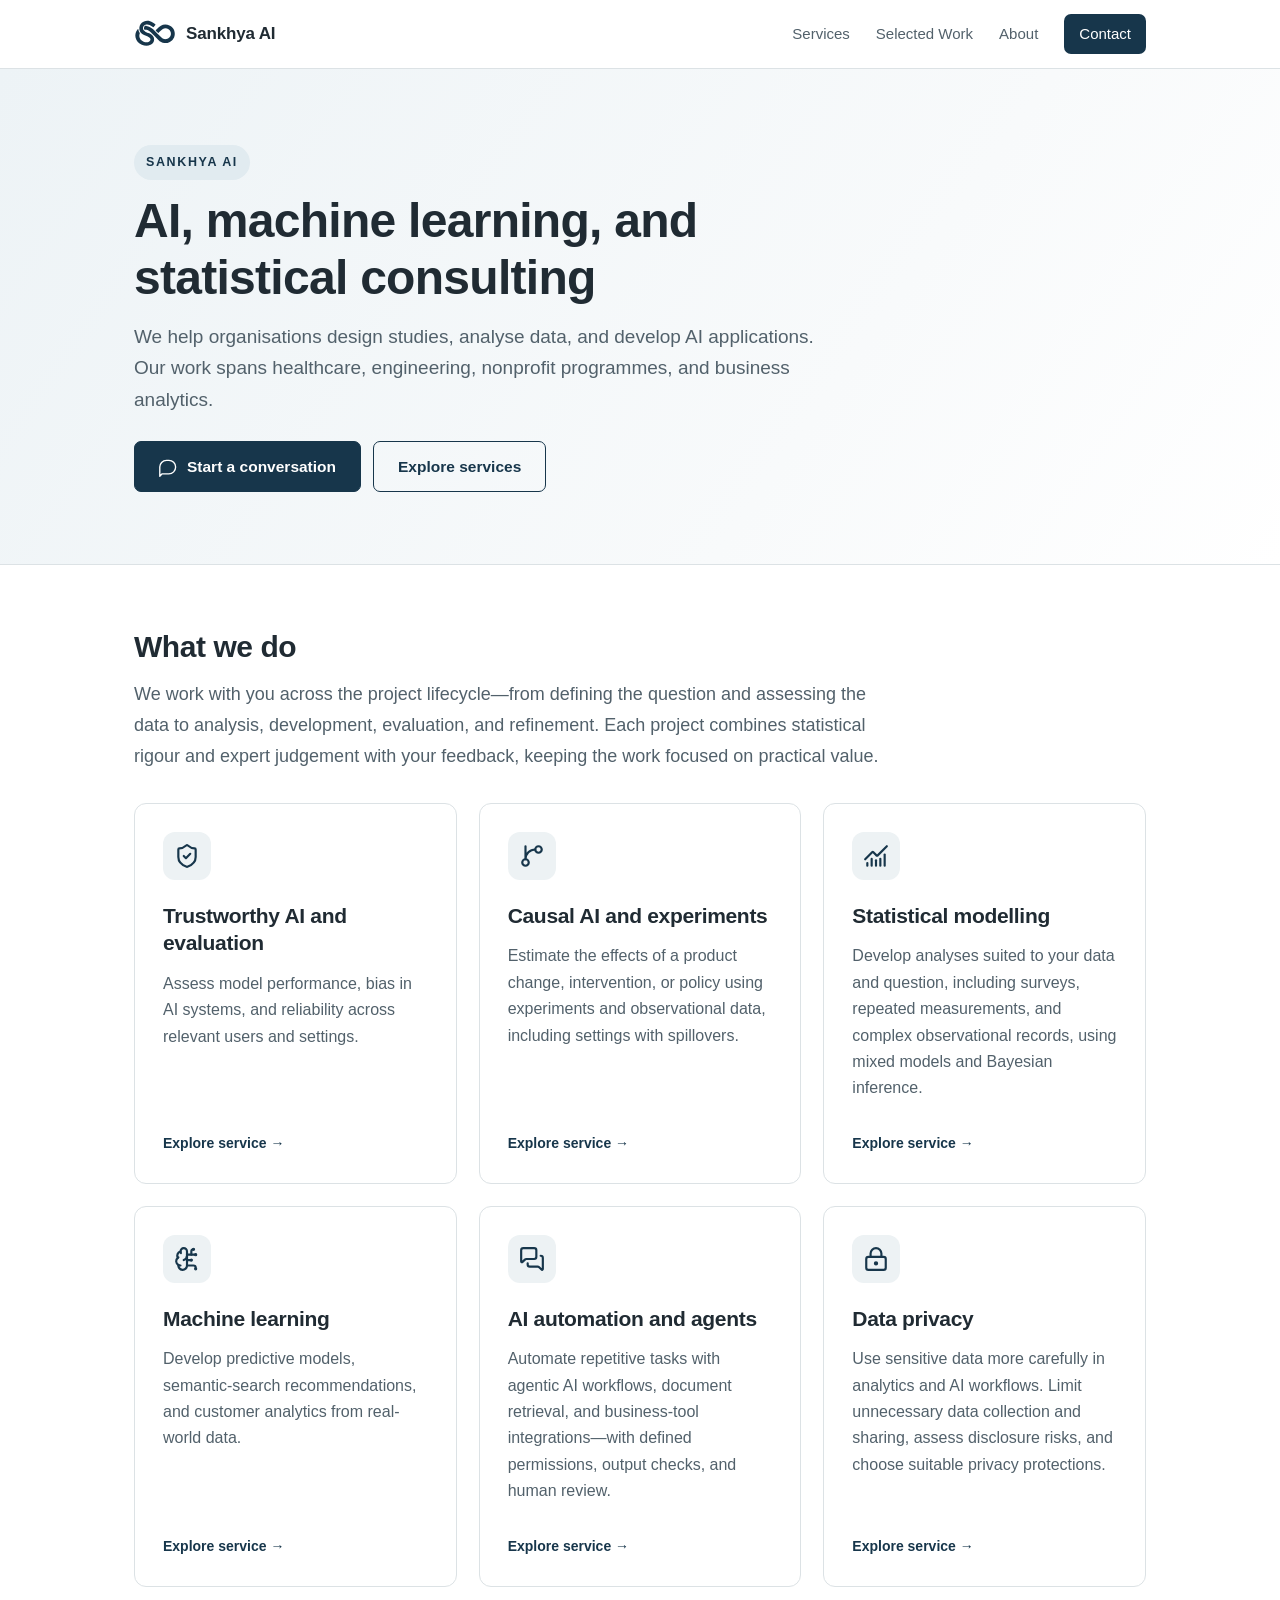
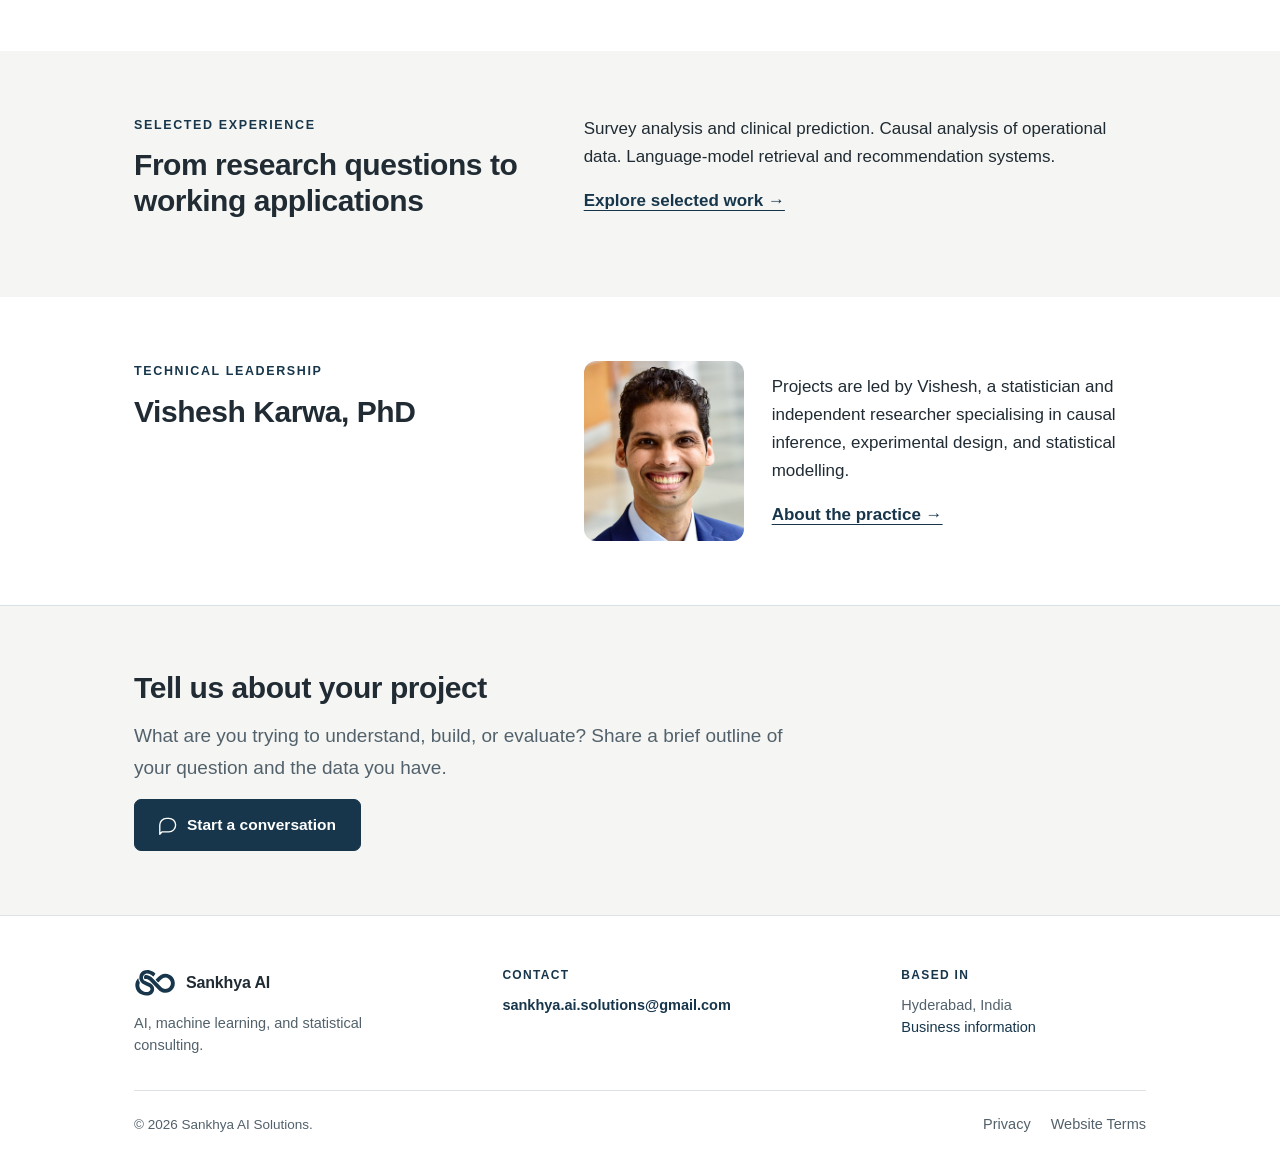
<file: index.html>
<!doctype html>
<html lang="en">
<head><meta charset="utf-8"><meta name="viewport" content="width=device-width, initial-scale=1">
<title>AI, machine learning, and statistical consulting | Sankhya AI</title><meta name="description" content="Sankhya AI provides trustworthy AI evaluation, bias assessment, causal AI, statistical modelling, machine learning, generative AI, and data privacy consulting.">
<link rel="icon" href="favicon.svg" type="image/svg+xml"><link rel="stylesheet" href="styles.css">
</head>
<body class="home-page"><a class="skip-link" href="#main">Skip to content</a>
<header class="site-header">
<div class="wrap">
<a class="brand" href="index.html"><img src="logo.svg" alt=""><span class="brand-name">Sankhya AI</span></a>
<button class="menu-toggle" type="button" aria-label="Open navigation" aria-expanded="false" aria-controls="main-navigation"><svg width="24" height="24" viewBox="0 0 24 24" fill="none" stroke="currentColor" stroke-width="2" stroke-linecap="round" aria-hidden="true"><path class="menu-lines" d="M4 6h16M4 12h16M4 18h16"/><path class="menu-close" d="m6 6 12 12M18 6 6 18"/></svg></button>
<nav id="main-navigation" aria-label="Main navigation">
<ul>
<li><a href="services.html">Services</a>
</li>
<li><a href="work.html">Selected Work</a>
</li>
<li><a href="about.html">About</a>
</li>
<li><a href="contact.html" class="nav-contact">Contact</a>
</li>
</ul>
</nav>
</div>
</header>
<main id="main">
<section class="hero">
<div class="wrap">
<p class="eyebrow">Sankhya AI</p>
<h1>AI, machine learning, and statistical consulting</h1>
<p class="lead">We help organisations design studies, analyse data, and develop AI applications. Our work spans healthcare, engineering, nonprofit programmes, and business analytics.</p>
<div class="btn-row"><a class="btn" href="contact.html"><svg class="conversation-icon" width="19" height="19" viewBox="0 0 24 24" fill="none" stroke="currentColor" stroke-width="1.7" stroke-linecap="round" stroke-linejoin="round" aria-hidden="true"><path d="M21 11.5a8.5 8.5 0 0 1-8.5 8.5H4l-3 3v-11A8.5 8.5 0 0 1 9.5 3h3A8.5 8.5 0 0 1 21 11.5Z"/></svg>Start a conversation</a><a class="btn btn-outline" href="services.html">Explore services</a>
</div>
</div>
</section>
<section class="rule">
<div class="wrap">
<h2>What we do</h2>
<p class="services-intro">We work with you across the project lifecycle—from defining the question and assessing the data to analysis, development, evaluation, and refinement. Each project combines statistical rigour and expert judgement with your feedback, keeping the work focused on practical value.</p>
<div class="home-service-grid">
  <a class="home-service-card" href="services.html#trustworthy-ai">
    <span class="service-icon"><img src="assets/icons/shield-check.svg" width="26" height="26" alt="" aria-hidden="true"></span>
    <h3>Trustworthy AI and evaluation</h3>
    <p>Assess model performance, bias in AI systems, and reliability across relevant users and settings.</p>
    <span class="card-more">Explore service <span aria-hidden="true">&rarr;</span></span>
  </a>
  <a class="home-service-card" href="services.html#causal-inference">
    <span class="service-icon"><img src="assets/icons/git-branch.svg" width="26" height="26" alt="" aria-hidden="true"></span>
    <h3>Causal AI and experiments</h3>
    <p>Estimate the effects of a product change, intervention, or policy using experiments and observational data, including settings with spillovers.</p>
    <span class="card-more">Explore service <span aria-hidden="true">&rarr;</span></span>
  </a>
  <a class="home-service-card" href="services.html#statistical-modelling">
    <span class="service-icon"><img src="assets/icons/chart-no-axes-combined.svg" width="26" height="26" alt="" aria-hidden="true"></span>
    <h3>Statistical modelling</h3>
    <p>Develop analyses suited to your data and question, including surveys, repeated measurements, and complex observational records, using mixed models and Bayesian inference.</p>
    <span class="card-more">Explore service <span aria-hidden="true">&rarr;</span></span>
  </a>
  <a class="home-service-card" href="services.html#machine-learning">
    <span class="service-icon"><img src="assets/icons/brain-circuit.svg" width="26" height="26" alt="" aria-hidden="true"></span>
    <h3>Machine learning</h3>
    <p>Develop predictive models, semantic-search recommendations, and customer analytics from real-world data.</p>
    <span class="card-more">Explore service <span aria-hidden="true">&rarr;</span></span>
  </a>
  <a class="home-service-card" href="services.html#language-models">
    <span class="service-icon"><img src="assets/icons/messages-square.svg" width="26" height="26" alt="" aria-hidden="true"></span>
    <h3>AI automation and agents</h3>
    <p>Automate repetitive tasks with agentic AI workflows, document retrieval, and business-tool integrations—with defined permissions, output checks, and human review.</p>
    <span class="card-more">Explore service <span aria-hidden="true">&rarr;</span></span>
  </a>
  <a class="home-service-card" href="services.html#data-privacy">
    <span class="service-icon"><img src="assets/icons/lock-keyhole.svg" width="26" height="26" alt="" aria-hidden="true"></span>
    <h3>Data privacy</h3>
    <p>Use sensitive data more carefully in analytics and AI workflows. Limit unnecessary data collection and sharing, assess disclosure risks, and choose suitable privacy protections.</p>
    <span class="card-more">Explore service <span aria-hidden="true">&rarr;</span></span>
  </a>
</div>
</div>
</section>
<section class="band">
<div class="wrap split">
<div>
<p class="eyebrow">Selected experience</p>
<h2>From research questions to working applications</h2>
</div>
<div>
<p>Survey analysis and clinical prediction. Causal analysis of operational data. Language-model retrieval and recommendation systems.</p><a class="text-link" href="work.html">Explore selected work &rarr;</a>
</div>
</div>
</section>
<section>
<div class="wrap split">
<div>
<p class="eyebrow">Technical leadership</p>
<h2>Vishesh Karwa, PhD</h2>
</div>
<div>
<div class="leadership-intro"><div class="leadership-portrait"><img src="assets/images/vishesh-karwa.jpg" alt="Vishesh Karwa" width="600" height="900" loading="lazy"></div><div><p>Projects are led by Vishesh, a statistician and independent researcher specialising in causal inference, experimental design, and statistical modelling.</p><a class="text-link" href="about.html">About the practice &rarr;</a></div></div>
</div>
</div>
</section>
<section class="band contact-invitation">
<div class="wrap">
<h2>Tell us about your project</h2>
<p class="lead">What are you trying to understand, build, or evaluate? Share a brief outline of your question and the data you have.</p><a class="btn" href="contact.html"><svg class="conversation-icon" width="19" height="19" viewBox="0 0 24 24" fill="none" stroke="currentColor" stroke-width="1.7" stroke-linecap="round" stroke-linejoin="round" aria-hidden="true"><path d="M21 11.5a8.5 8.5 0 0 1-8.5 8.5H4l-3 3v-11A8.5 8.5 0 0 1 9.5 3h3A8.5 8.5 0 0 1 21 11.5Z"/></svg>Start a conversation</a>
</div>
</section>
</main>
<footer>
<div class="wrap">
<div class="footer-top">
<div>
<div class="footer-brand"><img src="logo.svg" alt=""><span class="footer-brand-name">Sankhya AI</span>
</div>
<p class="footer-tagline">AI, machine learning, and statistical consulting.</p>
</div>
<div class="footer-col">
<h3>Contact</h3><a class="footer-email" href="mailto:sankhya.ai.solutions@gmail.com">sankhya.ai.solutions@gmail.com</a>
</div>
<div class="footer-col">
<h3>Based in</h3>
<p>Hyderabad, India</p><a href="contact.html#business">Business information</a>
</div>
</div>
<div class="footer-bottom">
<p class="footer-legal">&copy; 2026 Sankhya AI Solutions.</p>
<ul class="footer-nav">
<li><a href="privacy.html">Privacy</a>
</li>
<li><a href="terms.html">Website Terms</a>
</li>
</ul>
</div>
</div>
</footer>
<script src="navigation.js" defer></script>
</body>
</html>
</file>
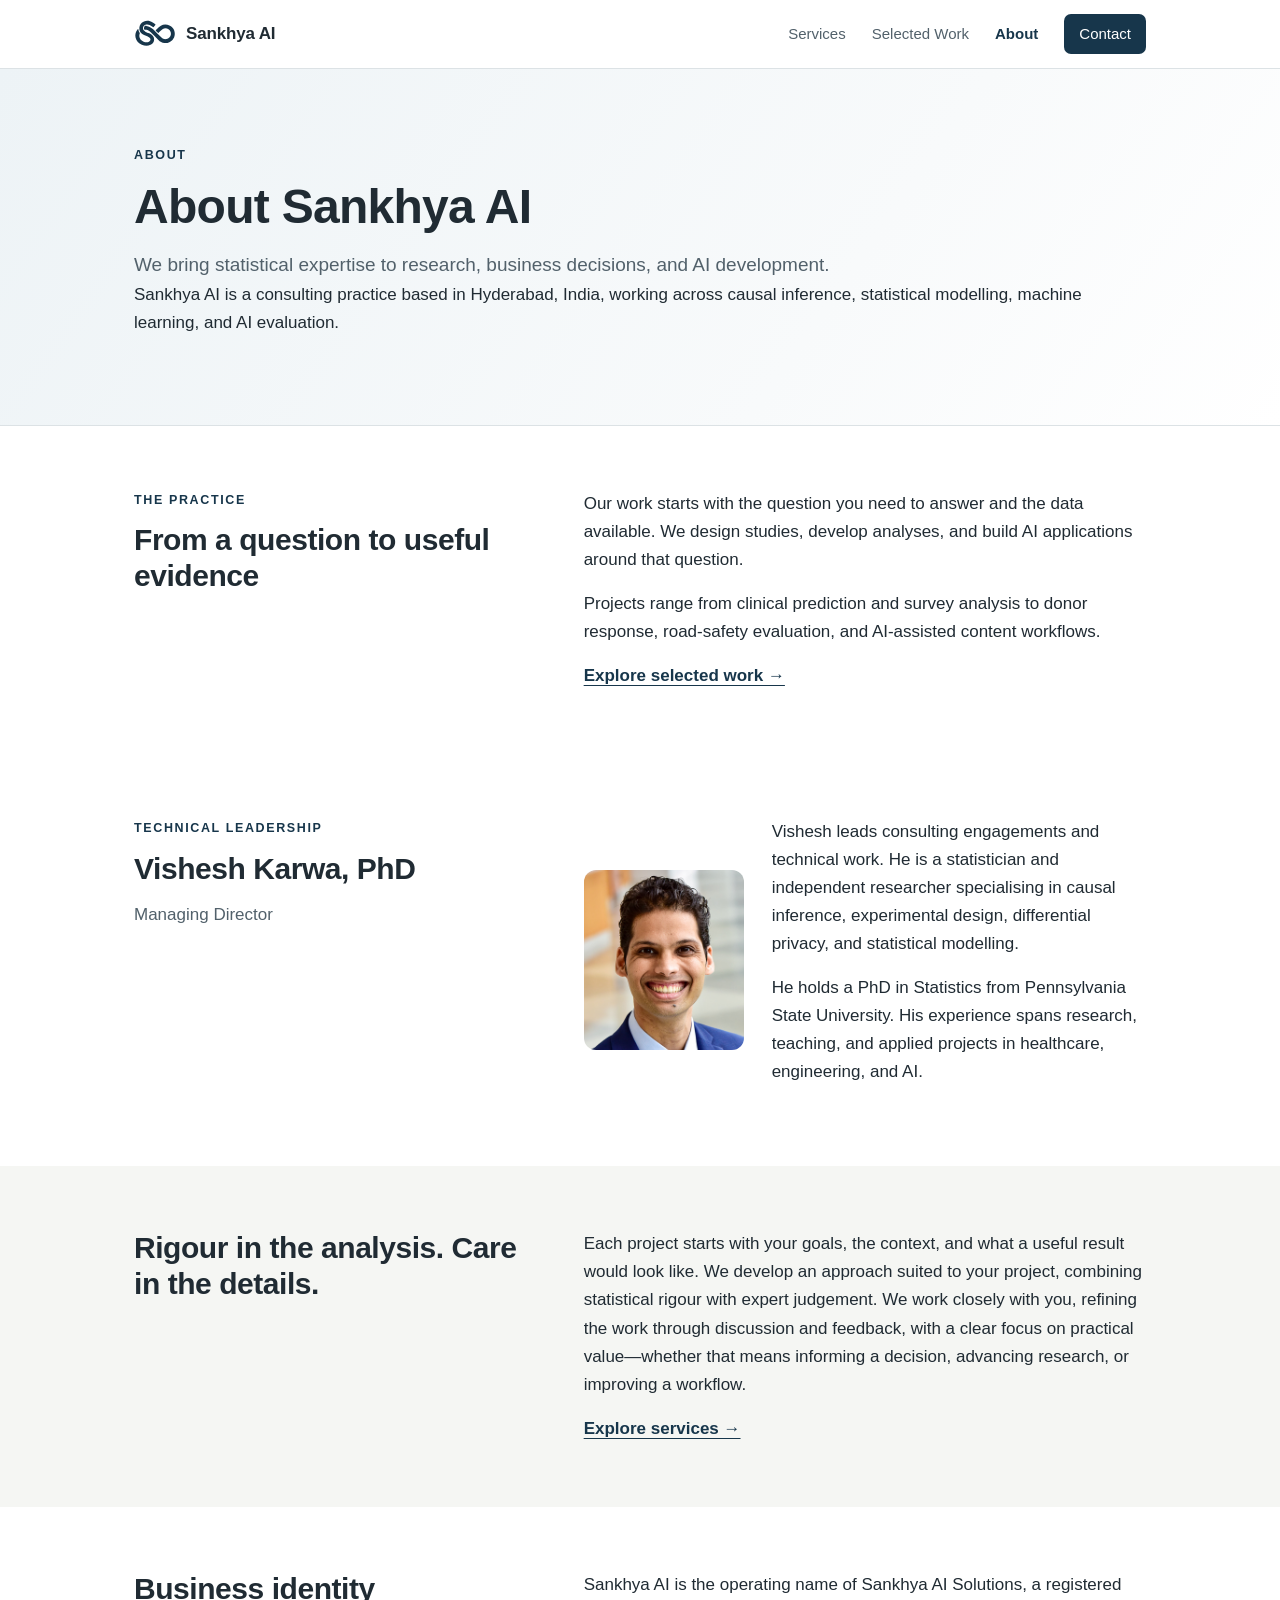
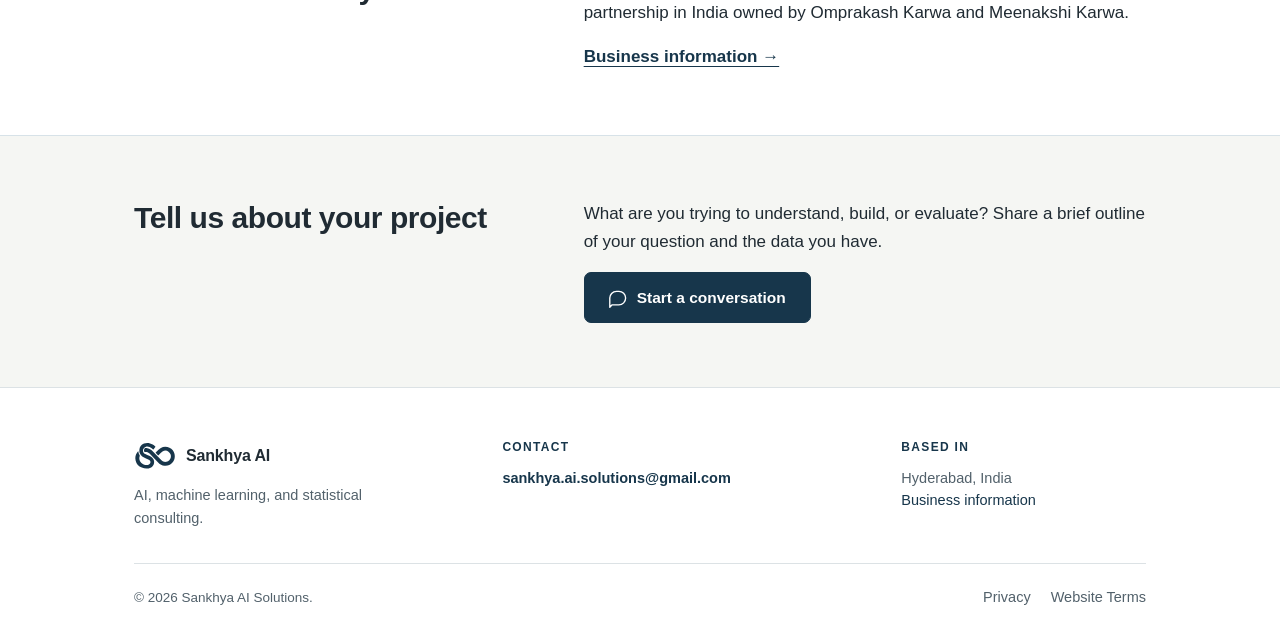
<file: about.html>
<!doctype html>
<html lang="en">
<head><meta charset="utf-8"><meta name="viewport" content="width=device-width, initial-scale=1">
<title>About | Sankhya AI</title><meta name="description" content="Sankhya AI is a consulting practice based in Hyderabad. Vishesh Karwa, PhD, leads its technical work and client engagements.">
<link rel="icon" href="favicon.svg" type="image/svg+xml"><link rel="stylesheet" href="styles.css">
</head>
<body><a class="skip-link" href="#main">Skip to content</a>
<header class="site-header">
<div class="wrap">
<a class="brand" href="index.html"><img src="logo.svg" alt=""><span class="brand-name">Sankhya AI</span></a>
<button class="menu-toggle" type="button" aria-label="Open navigation" aria-expanded="false" aria-controls="main-navigation"><svg width="24" height="24" viewBox="0 0 24 24" fill="none" stroke="currentColor" stroke-width="2" stroke-linecap="round" aria-hidden="true"><path class="menu-lines" d="M4 6h16M4 12h16M4 18h16"/><path class="menu-close" d="m6 6 12 12M18 6 6 18"/></svg></button>
<nav id="main-navigation" aria-label="Main navigation">
<ul>
<li><a href="services.html">Services</a>
</li>
<li><a href="work.html">Selected Work</a>
</li>
<li><a href="about.html" class="active" aria-current="page">About</a>
</li>
<li><a href="contact.html" class="nav-contact">Contact</a>
</li>
</ul>
</nav>
</div>
</header>
<main id="main">
<section class="hero"><div class="wrap"><p class="eyebrow">About</p><h1>About Sankhya AI</h1><p class="lead">We bring statistical expertise to research, business decisions, and AI development.</p><p>Sankhya AI is a consulting practice based in Hyderabad, India, working across causal inference, statistical modelling, machine learning, and AI evaluation.</p></div></section>
<section class="rule"><div class="wrap split"><div><p class="eyebrow">The practice</p><h2>From a question to useful evidence</h2></div><div><p>Our work starts with the question you need to answer and the data available. We design studies, develop analyses, and build AI applications around that question.</p><p>Projects range from clinical prediction and survey analysis to donor response, road-safety evaluation, and AI-assisted content workflows.</p><a class="text-link" href="work.html">Explore selected work &rarr;</a></div></div></section>
<section><div class="wrap split"><div><p class="eyebrow">Technical leadership</p><h2>Vishesh Karwa, PhD</h2><p class="muted">Managing Director</p></div><div class="leadership-intro"><div class="leadership-portrait"><img src="assets/images/vishesh-karwa.jpg" alt="Vishesh Karwa" width="600" height="900" loading="lazy"></div><div><p>Vishesh leads consulting engagements and technical work. He is a statistician and independent researcher specialising in causal inference, experimental design, differential privacy, and statistical modelling.</p><p>He holds a PhD in Statistics from Pennsylvania State University. His experience spans research, teaching, and applied projects in healthcare, engineering, and AI.</p></div></div></div></section>
<section class="band"><div class="wrap split"><div><h2>Rigour in the analysis. Care in the details.</h2></div><div><p>Each project starts with your goals, the context, and what a useful result would look like. We develop an approach suited to your project, combining statistical rigour with expert judgement. We work closely with you, refining the work through discussion and feedback, with a clear focus on practical value—whether that means informing a decision, advancing research, or improving a workflow.</p><a class="text-link" href="services.html">Explore services &rarr;</a></div></div></section>
<section><div class="wrap split"><div><h2>Business identity</h2></div><div><p>Sankhya AI is the operating name of Sankhya AI Solutions, a registered partnership in India owned by Omprakash Karwa and Meenakshi Karwa.</p><a class="text-link" href="contact.html#business">Business information &rarr;</a></div></div></section>
<section class="band contact-invitation"><div class="wrap split"><div><h2>Tell us about your project</h2></div><div><p>What are you trying to understand, build, or evaluate? Share a brief outline of your question and the data you have.</p><a class="btn" href="contact.html"><svg class="conversation-icon" width="19" height="19" viewBox="0 0 24 24" fill="none" stroke="currentColor" stroke-width="1.7" stroke-linecap="round" stroke-linejoin="round" aria-hidden="true"><path d="M21 11.5a8.5 8.5 0 0 1-8.5 8.5H4l-3 3v-11A8.5 8.5 0 0 1 9.5 3h3A8.5 8.5 0 0 1 21 11.5Z"/></svg>Start a conversation</a></div></div></section>
</main>
<footer>
<div class="wrap">
<div class="footer-top">
<div>
<div class="footer-brand"><img src="logo.svg" alt=""><span class="footer-brand-name">Sankhya AI</span>
</div>
<p class="footer-tagline">AI, machine learning, and statistical consulting.</p>
</div>
<div class="footer-col">
<h3>Contact</h3><a class="footer-email" href="mailto:sankhya.ai.solutions@gmail.com">sankhya.ai.solutions@gmail.com</a>
</div>
<div class="footer-col">
<h3>Based in</h3>
<p>Hyderabad, India</p><a href="contact.html#business">Business information</a>
</div>
</div>
<div class="footer-bottom">
<p class="footer-legal">&copy; 2026 Sankhya AI Solutions.</p>
<ul class="footer-nav">
<li><a href="privacy.html">Privacy</a>
</li>
<li><a href="terms.html">Website Terms</a>
</li>
</ul>
</div>
</div>
</footer>
<script src="navigation.js" defer></script>
</body>
</html>
</file>
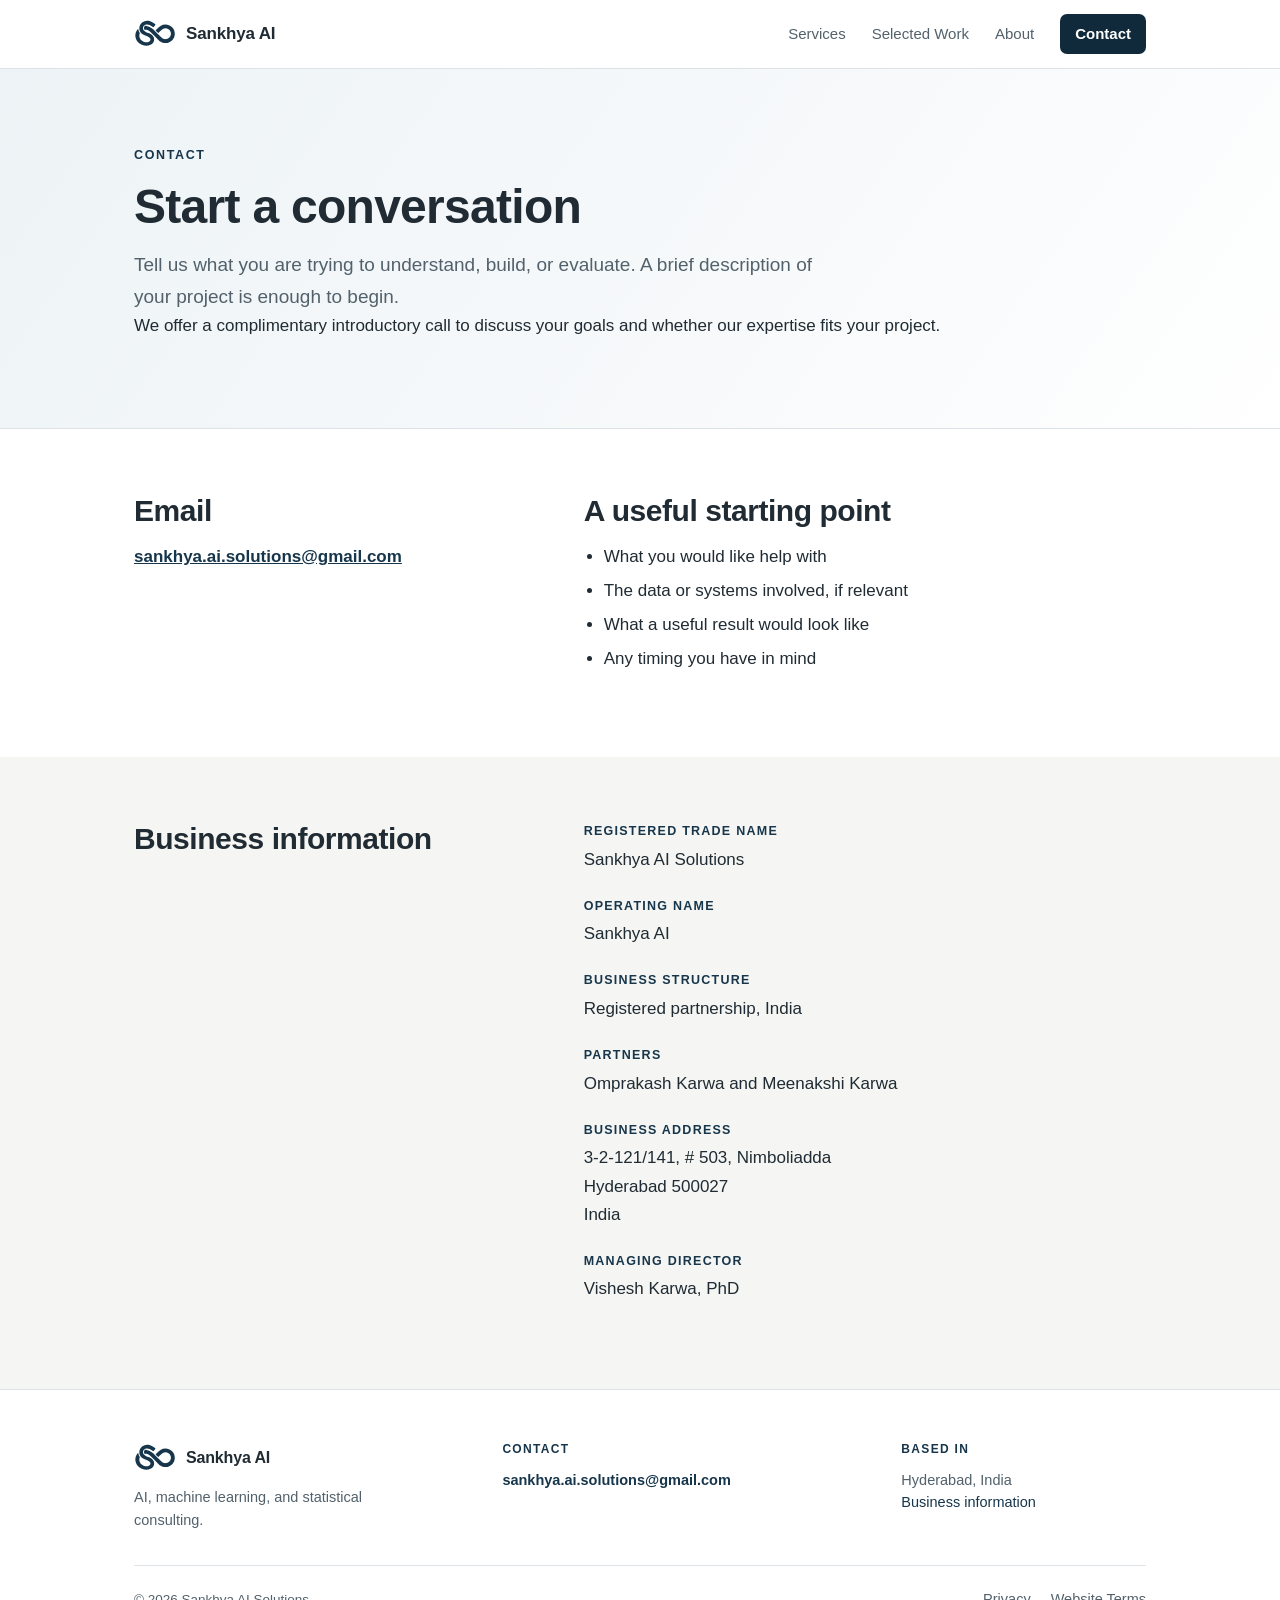
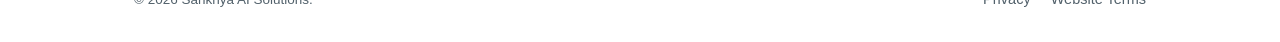
<file: contact.html>
<!doctype html>
<html lang="en">
<head><meta charset="utf-8"><meta name="viewport" content="width=device-width, initial-scale=1">
<title>Contact | Sankhya AI</title><meta name="description" content="Contact Sankhya AI to discuss a consulting project in statistical analysis, causal inference, machine learning, or AI applications.">
<link rel="icon" href="favicon.svg" type="image/svg+xml"><link rel="stylesheet" href="styles.css">
</head>
<body><a class="skip-link" href="#main">Skip to content</a>
<header class="site-header">
<div class="wrap">
<a class="brand" href="index.html"><img src="logo.svg" alt=""><span class="brand-name">Sankhya AI</span></a>
<button class="menu-toggle" type="button" aria-label="Open navigation" aria-expanded="false" aria-controls="main-navigation"><svg width="24" height="24" viewBox="0 0 24 24" fill="none" stroke="currentColor" stroke-width="2" stroke-linecap="round" aria-hidden="true"><path class="menu-lines" d="M4 6h16M4 12h16M4 18h16"/><path class="menu-close" d="m6 6 12 12M18 6 6 18"/></svg></button>
<nav id="main-navigation" aria-label="Main navigation">
<ul>
<li><a href="services.html">Services</a>
</li>
<li><a href="work.html">Selected Work</a>
</li>
<li><a href="about.html">About</a>
</li>
<li><a href="contact.html" class="active nav-contact" aria-current="page">Contact</a>
</li>
</ul>
</nav>
</div>
</header>
<main id="main">
<section class="hero">
<div class="wrap">
<p class="eyebrow">Contact</p>
<h1>Start a conversation</h1>
<p class="lead">Tell us what you are trying to understand, build, or evaluate. A brief description of your project is enough to begin.</p>
<p>We offer a complimentary introductory call to discuss your goals and whether our expertise fits your project.</p>
</div>
</section>
<section class="rule">
<div class="wrap split">
<div>
<h2>Email</h2><a class="email" href="mailto:sankhya.ai.solutions@gmail.com">sankhya.ai.solutions@gmail.com</a>
</div>
<div>
<h2>A useful starting point</h2>
<ul class="plain-list">
<li>What you would like help with</li>
<li>The data or systems involved, if relevant</li>
<li>What a useful result would look like</li>
<li>Any timing you have in mind</li>
</ul>

</div>
</div>
</section>
<section class="band" id="business">
<div class="wrap split">
<div>
<h2>Business information</h2>
</div>
<div>
<dl class="detail-list">
<dt>Registered trade name</dt>
<dd>Sankhya AI Solutions</dd>
<dt>Operating name</dt>
<dd>Sankhya AI</dd>
<dt>Business structure</dt>
<dd>Registered partnership, India</dd>
<dt>Partners</dt>
<dd>Omprakash Karwa and Meenakshi Karwa</dd>
<dt>Business address</dt>
<dd>3-2-121/141, # 503, Nimboliadda<br>Hyderabad 500027<br>India</dd>
<dt>Managing Director</dt>
<dd>Vishesh Karwa, PhD</dd>
</dl>
</div>
</div>
</section>
</main>
<footer>
<div class="wrap">
<div class="footer-top">
<div>
<div class="footer-brand"><img src="logo.svg" alt=""><span class="footer-brand-name">Sankhya AI</span>
</div>
<p class="footer-tagline">AI, machine learning, and statistical consulting.</p>
</div>
<div class="footer-col">
<h3>Contact</h3><a class="footer-email" href="mailto:sankhya.ai.solutions@gmail.com">sankhya.ai.solutions@gmail.com</a>
</div>
<div class="footer-col">
<h3>Based in</h3>
<p>Hyderabad, India</p><a href="contact.html#business">Business information</a>
</div>
</div>
<div class="footer-bottom">
<p class="footer-legal">&copy; 2026 Sankhya AI Solutions.</p>
<ul class="footer-nav">
<li><a href="privacy.html">Privacy</a>
</li>
<li><a href="terms.html">Website Terms</a>
</li>
</ul>
</div>
</div>
</footer>
<script src="navigation.js" defer></script>
</body>
</html>
</file>
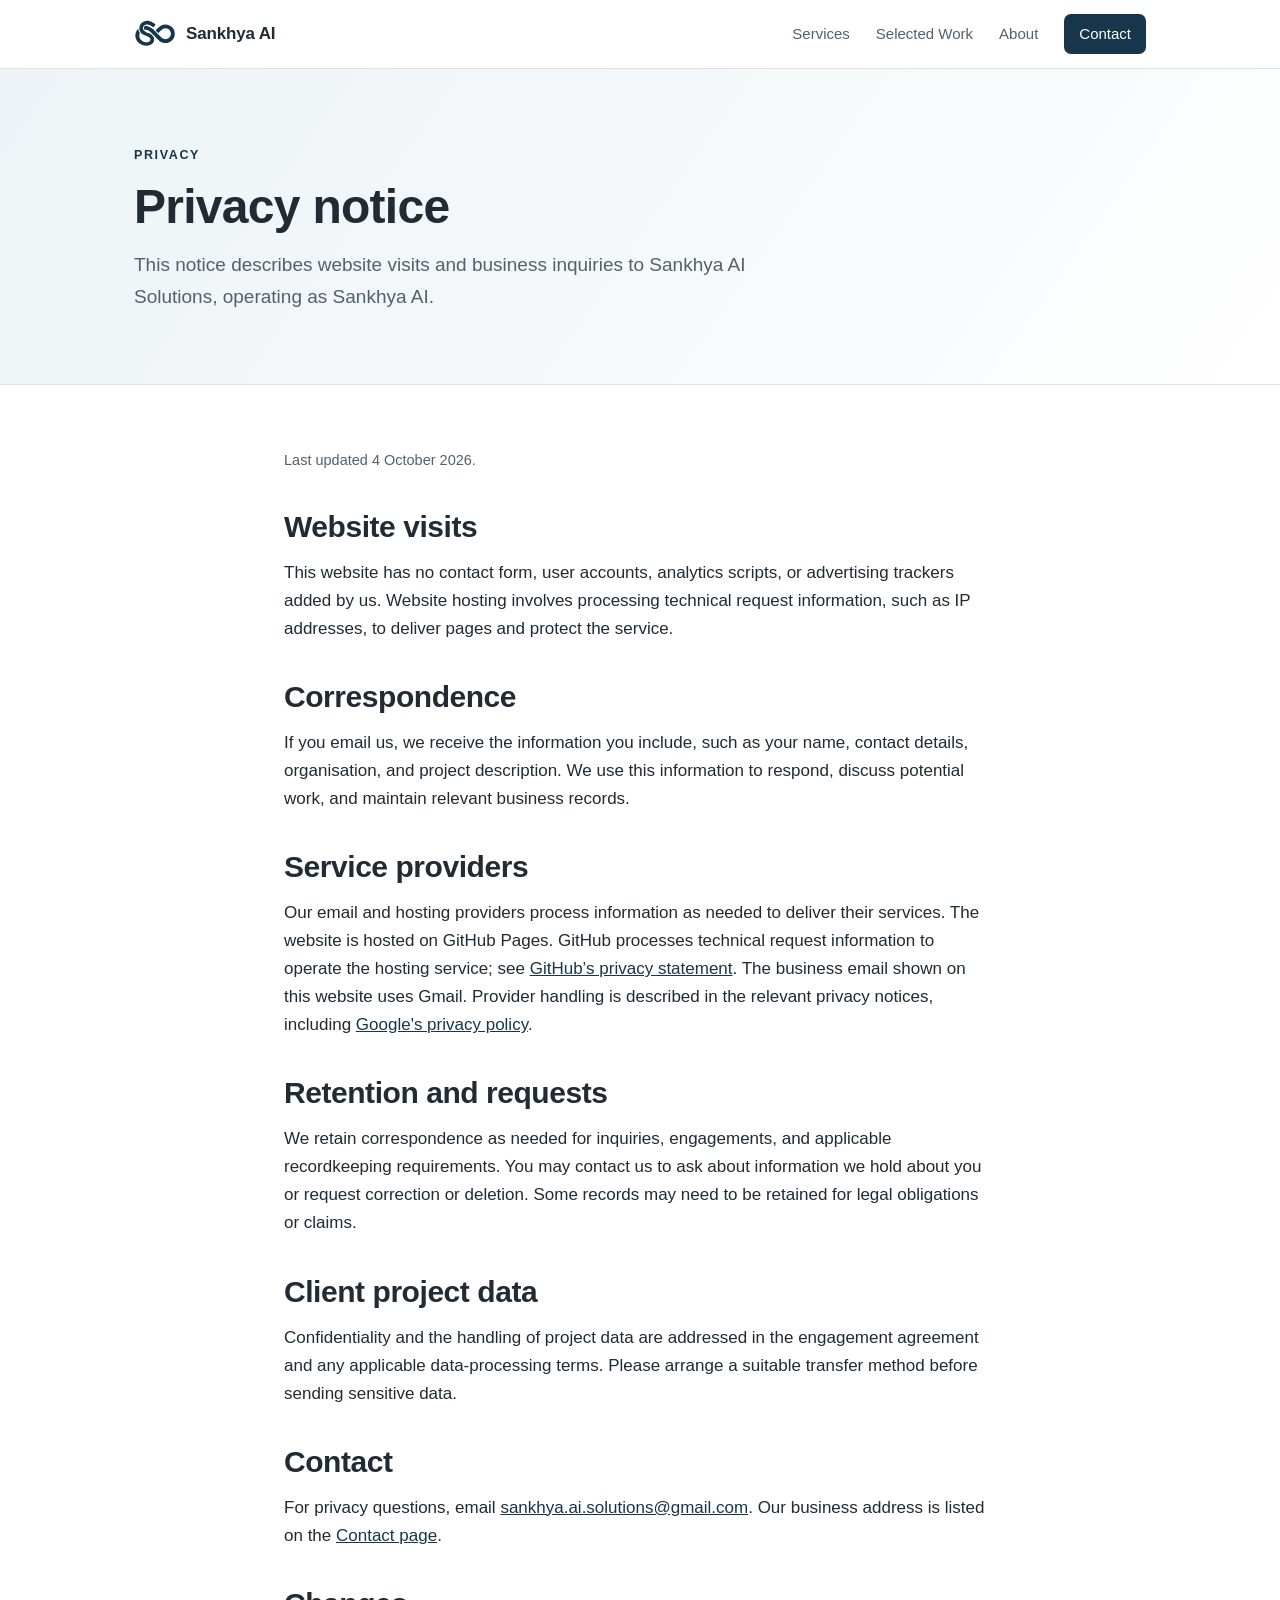
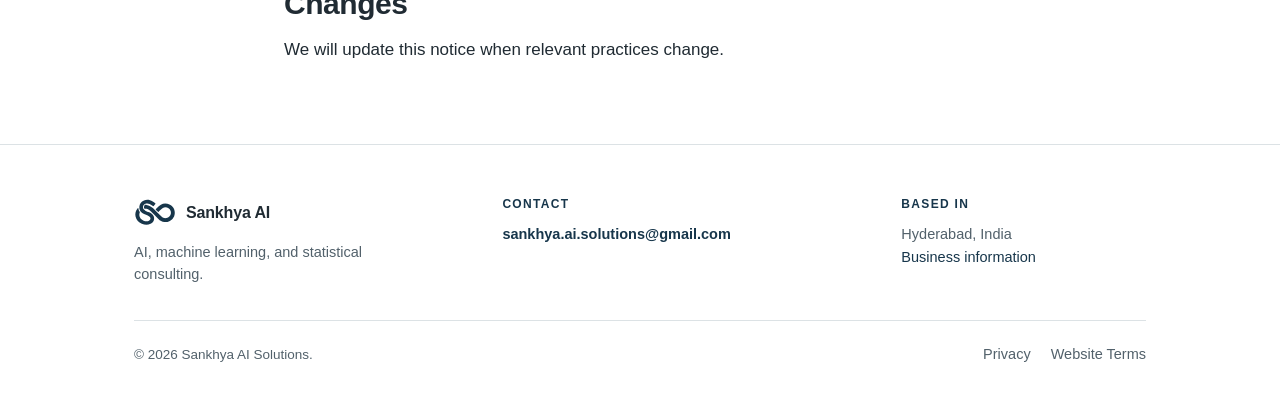
<file: privacy.html>
<!doctype html>
<html lang="en">
<head><meta charset="utf-8"><meta name="viewport" content="width=device-width, initial-scale=1">
<title>Privacy | Sankhya AI</title><meta name="description" content="How Sankhya AI handles website visits, business inquiries, and correspondence.">
<link rel="icon" href="favicon.svg" type="image/svg+xml"><link rel="stylesheet" href="styles.css">
</head>
<body><a class="skip-link" href="#main">Skip to content</a>
<header class="site-header">
<div class="wrap">
<a class="brand" href="index.html"><img src="logo.svg" alt=""><span class="brand-name">Sankhya AI</span></a>
<button class="menu-toggle" type="button" aria-label="Open navigation" aria-expanded="false" aria-controls="main-navigation"><svg width="24" height="24" viewBox="0 0 24 24" fill="none" stroke="currentColor" stroke-width="2" stroke-linecap="round" aria-hidden="true"><path class="menu-lines" d="M4 6h16M4 12h16M4 18h16"/><path class="menu-close" d="m6 6 12 12M18 6 6 18"/></svg></button>
<nav id="main-navigation" aria-label="Main navigation">
<ul>
<li><a href="services.html">Services</a>
</li>
<li><a href="work.html">Selected Work</a>
</li>
<li><a href="about.html">About</a>
</li>
<li><a href="contact.html" class="nav-contact">Contact</a>
</li>
</ul>
</nav>
</div>
</header>
<main id="main">
<section class="hero">
<div class="wrap">
<p class="eyebrow">Privacy</p>
<h1>Privacy notice</h1>
<p class="lead">This notice describes website visits and business inquiries to Sankhya AI Solutions, operating as Sankhya AI.</p>
</div>
</section>
<section class="rule">
<div class="wrap-narrow prose">
<p class="small muted">Last updated 4 October 2026.</p>
<h2>Website visits</h2>
<p>This website has no contact form, user accounts, analytics scripts, or advertising trackers added by us. Website hosting involves processing technical request information, such as IP addresses, to deliver pages and protect the service.</p>
<h2>Correspondence</h2>
<p>If you email us, we receive the information you include, such as your name, contact details, organisation, and project description. We use this information to respond, discuss potential work, and maintain relevant business records.</p>
<h2>Service providers</h2>
<p>Our email and hosting providers process information as needed to deliver their services. The website is hosted on GitHub Pages. GitHub processes technical request information to operate the hosting service; see <a href="https://docs.github.com/en/site-policy/privacy-policies/github-general-privacy-statement">GitHub’s privacy statement</a>. The business email shown on this website uses Gmail. Provider handling is described in the relevant privacy notices, including <a href="https://policies.google.com/privacy">Google's privacy policy</a>.</p>
<h2>Retention and requests</h2>
<p>We retain correspondence as needed for inquiries, engagements, and applicable recordkeeping requirements. You may contact us to ask about information we hold about you or request correction or deletion. Some records may need to be retained for legal obligations or claims.</p>
<h2>Client project data</h2>
<p>Confidentiality and the handling of project data are addressed in the engagement agreement and any applicable data-processing terms. Please arrange a suitable transfer method before sending sensitive data.</p>
<h2>Contact</h2>
<p>For privacy questions, email <a href="mailto:sankhya.ai.solutions@gmail.com">sankhya.ai.solutions@gmail.com</a>. Our business address is listed on the <a href="contact.html#business">Contact page</a>.</p>
<h2>Changes</h2>
<p>We will update this notice when relevant practices change.</p>
</div>
</section>
</main>
<footer>
<div class="wrap">
<div class="footer-top">
<div>
<div class="footer-brand"><img src="logo.svg" alt=""><span class="footer-brand-name">Sankhya AI</span>
</div>
<p class="footer-tagline">AI, machine learning, and statistical consulting.</p>
</div>
<div class="footer-col">
<h3>Contact</h3><a class="footer-email" href="mailto:sankhya.ai.solutions@gmail.com">sankhya.ai.solutions@gmail.com</a>
</div>
<div class="footer-col">
<h3>Based in</h3>
<p>Hyderabad, India</p><a href="contact.html#business">Business information</a>
</div>
</div>
<div class="footer-bottom">
<p class="footer-legal">&copy; 2026 Sankhya AI Solutions.</p>
<ul class="footer-nav">
<li><a href="privacy.html">Privacy</a>
</li>
<li><a href="terms.html">Website Terms</a>
</li>
</ul>
</div>
</div>
</footer>
<script src="navigation.js" defer></script>
</body>
</html>
</file>
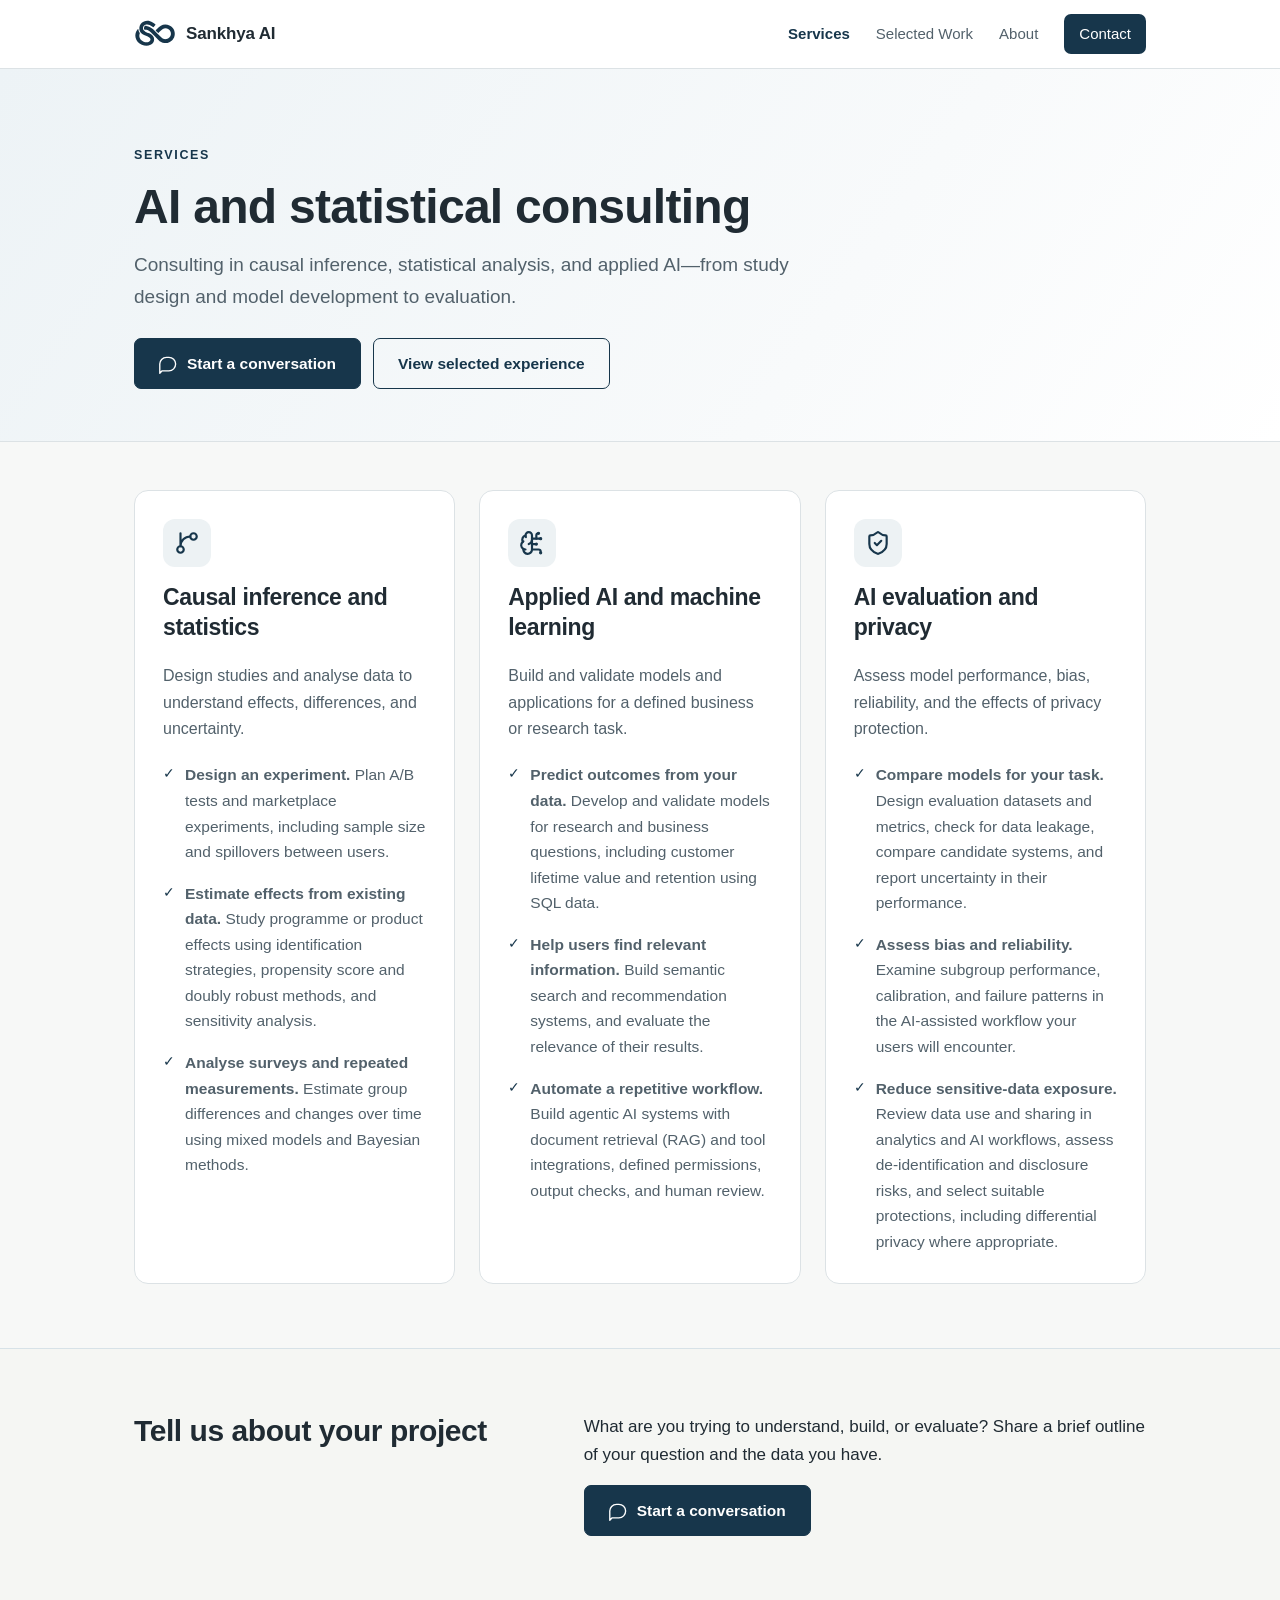
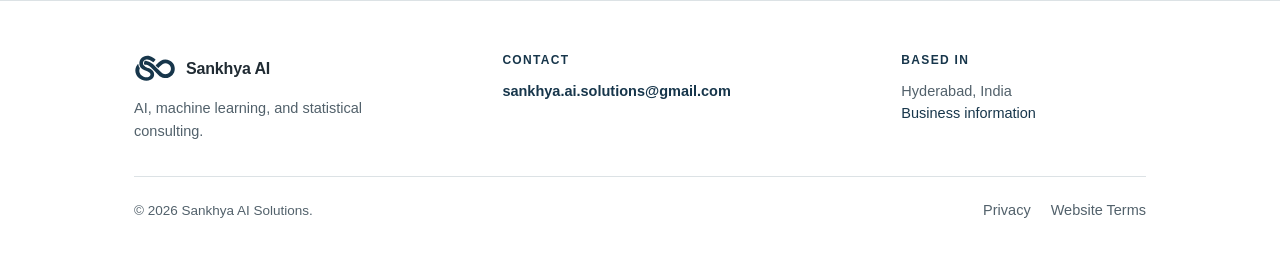
<file: services.html>
<!doctype html>
<html lang="en">
<head><meta charset="utf-8"><meta name="viewport" content="width=device-width, initial-scale=1">
<title>Services | Sankhya AI</title><meta name="description" content="Trustworthy AI and bias assessment, A/B testing, marketplace experimentation, causal inference, statistical modelling, machine learning, RAG, and differential privacy consulting.">
<link rel="icon" href="favicon.svg" type="image/svg+xml"><link rel="stylesheet" href="styles.css">
</head>
<body class="services-page"><a class="skip-link" href="#main">Skip to content</a>
<header class="site-header">
<div class="wrap">
<a class="brand" href="index.html"><img src="logo.svg" alt=""><span class="brand-name">Sankhya AI</span></a>
<button class="menu-toggle" type="button" aria-label="Open navigation" aria-expanded="false" aria-controls="main-navigation"><svg width="24" height="24" viewBox="0 0 24 24" fill="none" stroke="currentColor" stroke-width="2" stroke-linecap="round" aria-hidden="true"><path class="menu-lines" d="M4 6h16M4 12h16M4 18h16"/><path class="menu-close" d="m6 6 12 12M18 6 6 18"/></svg></button>
<nav id="main-navigation" aria-label="Main navigation">
<ul>
<li><a href="services.html" class="active" aria-current="page">Services</a>
</li>
<li><a href="work.html">Selected Work</a>
</li>
<li><a href="about.html">About</a>
</li>
<li><a href="contact.html" class="nav-contact">Contact</a>
</li>
</ul>
</nav>
</div>
</header>
<main id="main">
  <section class="hero services-hero">
    <div class="wrap">
      <p class="eyebrow">Services</p>
      <h1>AI and statistical consulting</h1>
      <p class="lead">Consulting in causal inference, statistical analysis, and applied AI—from study design and model development to evaluation.</p>
      <div class="btn-row"><a class="btn" href="contact.html"><svg class="conversation-icon" width="19" height="19" viewBox="0 0 24 24" fill="none" stroke="currentColor" stroke-width="1.7" stroke-linecap="round" stroke-linejoin="round" aria-hidden="true"><path d="M21 11.5a8.5 8.5 0 0 1-8.5 8.5H4l-3 3v-11A8.5 8.5 0 0 1 9.5 3h3A8.5 8.5 0 0 1 21 11.5Z"/></svg>Start a conversation</a><a class="btn btn-outline" href="work.html">View selected experience</a></div>
    </div>
  </section>
  <section class="services-content">
    <div class="wrap">
      <div class="service-detail-grid service-group-grid">
        <article class="service-detail-card service-group-card" id="causal-inference" aria-labelledby="causal-inference-title">
          <div class="service-detail-heading"><span class="service-icon"><img src="assets/icons/git-branch.svg" width="26" height="26" alt="" aria-hidden="true"></span><h2 id="causal-inference-title">Causal inference and statistics</h2></div>
          <p class="service-description">Design studies and analyse data to understand effects, differences, and uncertainty.</p>
          <ul class="service-group-list">
            <li><strong>Design an experiment.</strong> Plan A/B tests and marketplace experiments, including sample size and spillovers between users.</li>
            <li><strong>Estimate effects from existing data.</strong> Study programme or product effects using identification strategies, propensity score and doubly robust methods, and sensitivity analysis.</li>
            <li><span id="statistical-modelling"></span><strong>Analyse surveys and repeated measurements.</strong> Estimate group differences and changes over time using mixed models and Bayesian methods.</li>
          </ul>
        </article>
        <article class="service-detail-card service-group-card" id="machine-learning" aria-labelledby="machine-learning-title">
          <div class="service-detail-heading"><span class="service-icon"><img src="assets/icons/brain-circuit.svg" width="26" height="26" alt="" aria-hidden="true"></span><h2 id="machine-learning-title">Applied AI and machine learning</h2></div>
          <p class="service-description">Build and validate models and applications for a defined business or research task.</p>
          <ul class="service-group-list">
            <li><strong>Predict outcomes from your data.</strong> Develop and validate models for research and business questions, including customer lifetime value and retention using SQL data.</li>
            <li><strong>Help users find relevant information.</strong> Build semantic search and recommendation systems, and evaluate the relevance of their results.</li>
            <li><span id="language-models"></span><strong>Automate a repetitive workflow.</strong> Build agentic AI systems with document retrieval (RAG) and tool integrations, defined permissions, output checks, and human review.</li>
          </ul>
        </article>
        <article class="service-detail-card service-group-card" id="trustworthy-ai" aria-labelledby="trustworthy-ai-title">
          <div class="service-detail-heading"><span class="service-icon"><img src="assets/icons/shield-check.svg" width="26" height="26" alt="" aria-hidden="true"></span><h2 id="trustworthy-ai-title">AI evaluation and privacy</h2></div>
          <p class="service-description">Assess model performance, bias, reliability, and the effects of privacy protection.</p>
          <ul class="service-group-list">
            <li><strong>Compare models for your task.</strong> Design evaluation datasets and metrics, check for data leakage, compare candidate systems, and report uncertainty in their performance.</li>
            <li><strong>Assess bias and reliability.</strong> Examine subgroup performance, calibration, and failure patterns in the AI-assisted workflow your users will encounter.</li>
            <li><span id="data-privacy"></span><strong>Reduce sensitive-data exposure.</strong> Review data use and sharing in analytics and AI workflows, assess de-identification and disclosure risks, and select suitable protections, including differential privacy where appropriate.</li>
          </ul>
        </article>
      </div>
    </div>
  </section>
  <section class="band contact-invitation">
    <div class="wrap split">
      <div><h2>Tell us about your project</h2></div>
      <div>
        <p>What are you trying to understand, build, or evaluate? Share a brief outline of your question and the data you have.</p>
        <a class="btn" href="contact.html"><svg class="conversation-icon" width="19" height="19" viewBox="0 0 24 24" fill="none" stroke="currentColor" stroke-width="1.7" stroke-linecap="round" stroke-linejoin="round" aria-hidden="true"><path d="M21 11.5a8.5 8.5 0 0 1-8.5 8.5H4l-3 3v-11A8.5 8.5 0 0 1 9.5 3h3A8.5 8.5 0 0 1 21 11.5Z"/></svg>Start a conversation</a>
      </div>
    </div>
  </section>
</main>
<footer>
<div class="wrap">
<div class="footer-top">
<div>
<div class="footer-brand"><img src="logo.svg" alt=""><span class="footer-brand-name">Sankhya AI</span>
</div>
<p class="footer-tagline">AI, machine learning, and statistical consulting.</p>
</div>
<div class="footer-col">
<h3>Contact</h3><a class="footer-email" href="mailto:sankhya.ai.solutions@gmail.com">sankhya.ai.solutions@gmail.com</a>
</div>
<div class="footer-col">
<h3>Based in</h3>
<p>Hyderabad, India</p><a href="contact.html#business">Business information</a>
</div>
</div>
<div class="footer-bottom">
<p class="footer-legal">&copy; 2026 Sankhya AI Solutions.</p>
<ul class="footer-nav">
<li><a href="privacy.html">Privacy</a>
</li>
<li><a href="terms.html">Website Terms</a>
</li>
</ul>
</div>
</div>
</footer>
<script src="navigation.js" defer></script>
</body>
</html>
</file>
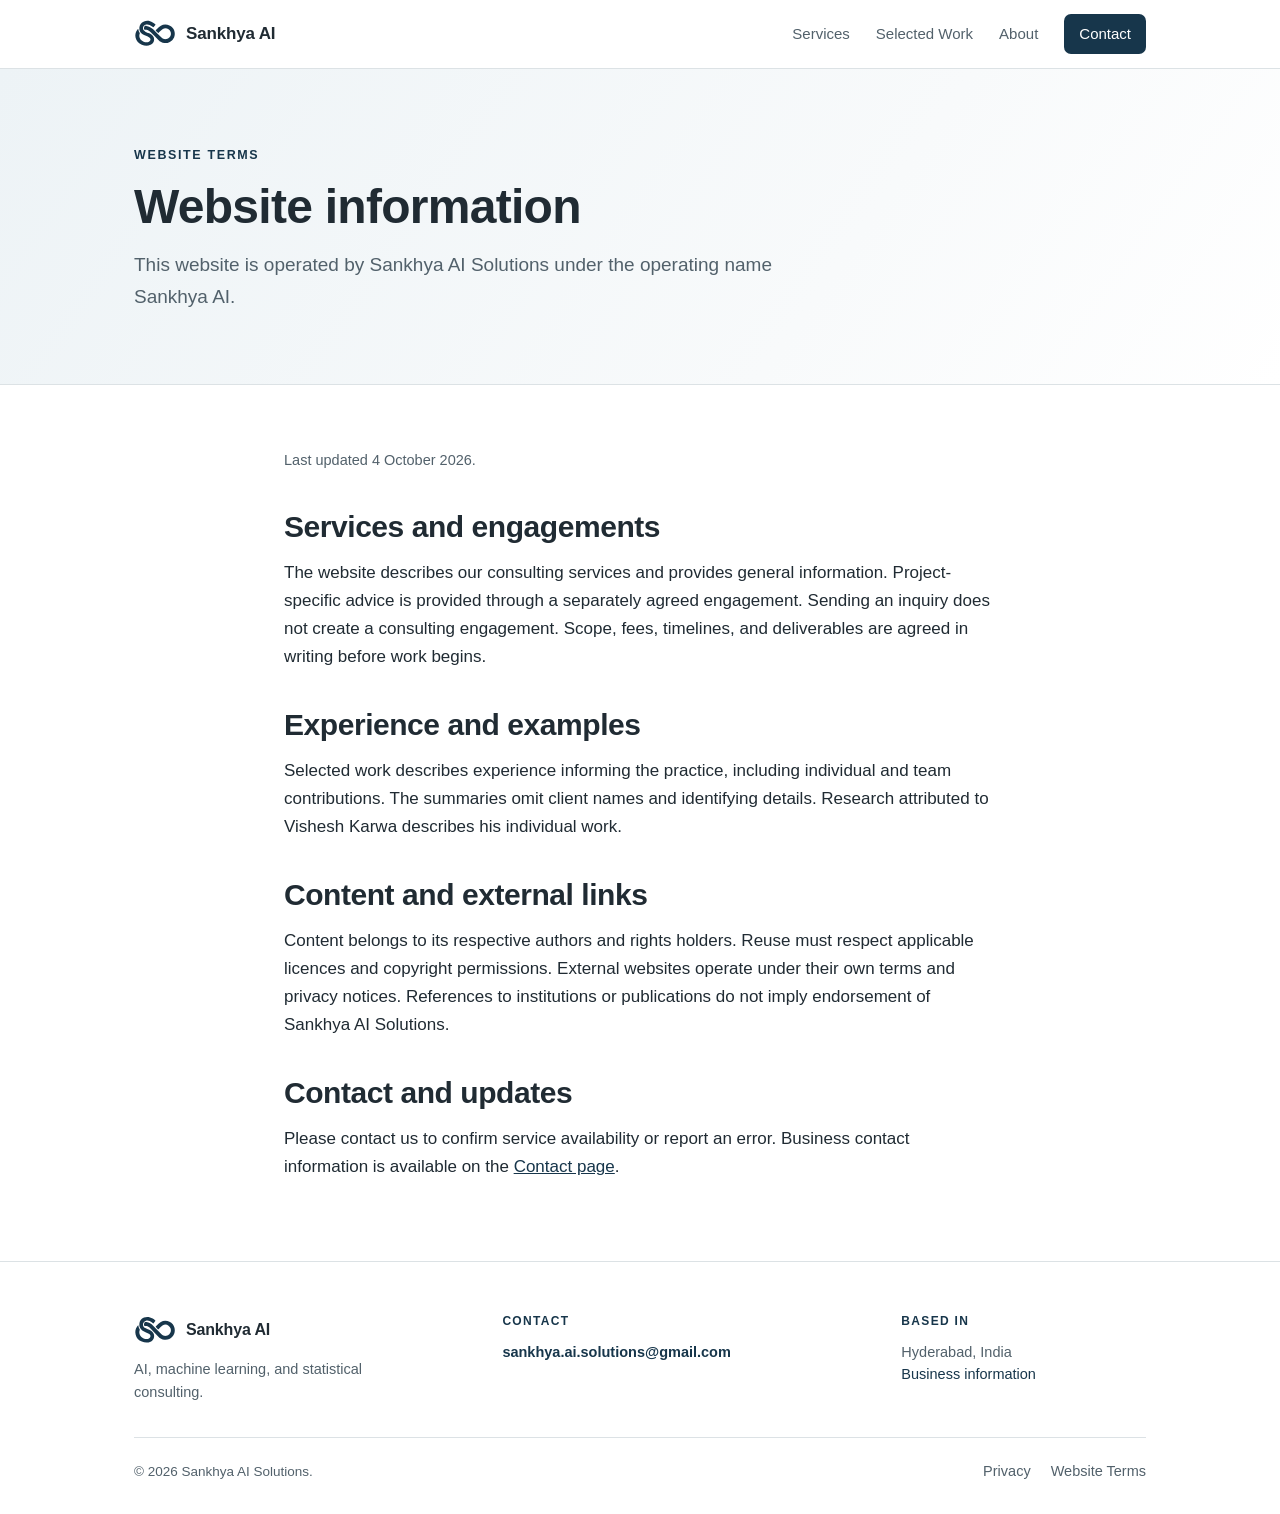
<file: terms.html>
<!doctype html>
<html lang="en">
<head><meta charset="utf-8"><meta name="viewport" content="width=device-width, initial-scale=1">
<title>Website Terms | Sankhya AI</title><meta name="description" content="Business identification and terms for the Sankhya AI informational website.">
<link rel="icon" href="favicon.svg" type="image/svg+xml"><link rel="stylesheet" href="styles.css">
</head>
<body><a class="skip-link" href="#main">Skip to content</a>
<header class="site-header">
<div class="wrap">
<a class="brand" href="index.html"><img src="logo.svg" alt=""><span class="brand-name">Sankhya AI</span></a>
<button class="menu-toggle" type="button" aria-label="Open navigation" aria-expanded="false" aria-controls="main-navigation"><svg width="24" height="24" viewBox="0 0 24 24" fill="none" stroke="currentColor" stroke-width="2" stroke-linecap="round" aria-hidden="true"><path class="menu-lines" d="M4 6h16M4 12h16M4 18h16"/><path class="menu-close" d="m6 6 12 12M18 6 6 18"/></svg></button>
<nav id="main-navigation" aria-label="Main navigation">
<ul>
<li><a href="services.html">Services</a>
</li>
<li><a href="work.html">Selected Work</a>
</li>
<li><a href="about.html">About</a>
</li>
<li><a href="contact.html" class="nav-contact">Contact</a>
</li>
</ul>
</nav>
</div>
</header>
<main id="main">
<section class="hero">
<div class="wrap">
<p class="eyebrow">Website terms</p>
<h1>Website information</h1>
<p class="lead">This website is operated by Sankhya AI Solutions under the operating name Sankhya AI.</p>
</div>
</section>
<section class="rule">
<div class="wrap-narrow prose">
<p class="small muted">Last updated 4 October 2026.</p>
<h2>Services and engagements</h2>
<p>The website describes our consulting services and provides general information. Project-specific advice is provided through a separately agreed engagement. Sending an inquiry does not create a consulting engagement. Scope, fees, timelines, and deliverables are agreed in writing before work begins.</p>
<h2>Experience and examples</h2>
<p>Selected work describes experience informing the practice, including individual and team contributions. The summaries omit client names and identifying details. Research attributed to Vishesh Karwa describes his individual work.</p>
<h2>Content and external links</h2>
<p>Content belongs to its respective authors and rights holders. Reuse must respect applicable licences and copyright permissions. External websites operate under their own terms and privacy notices. References to institutions or publications do not imply endorsement of Sankhya AI Solutions.</p>
<h2>Contact and updates</h2>
<p>Please contact us to confirm service availability or report an error. Business contact information is available on the <a href="contact.html#business">Contact page</a>.</p>
</div>
</section>
</main>
<footer>
<div class="wrap">
<div class="footer-top">
<div>
<div class="footer-brand"><img src="logo.svg" alt=""><span class="footer-brand-name">Sankhya AI</span>
</div>
<p class="footer-tagline">AI, machine learning, and statistical consulting.</p>
</div>
<div class="footer-col">
<h3>Contact</h3><a class="footer-email" href="mailto:sankhya.ai.solutions@gmail.com">sankhya.ai.solutions@gmail.com</a>
</div>
<div class="footer-col">
<h3>Based in</h3>
<p>Hyderabad, India</p><a href="contact.html#business">Business information</a>
</div>
</div>
<div class="footer-bottom">
<p class="footer-legal">&copy; 2026 Sankhya AI Solutions.</p>
<ul class="footer-nav">
<li><a href="privacy.html">Privacy</a>
</li>
<li><a href="terms.html">Website Terms</a>
</li>
</ul>
</div>
</div>
</footer>
<script src="navigation.js" defer></script>
</body>
</html>
</file>
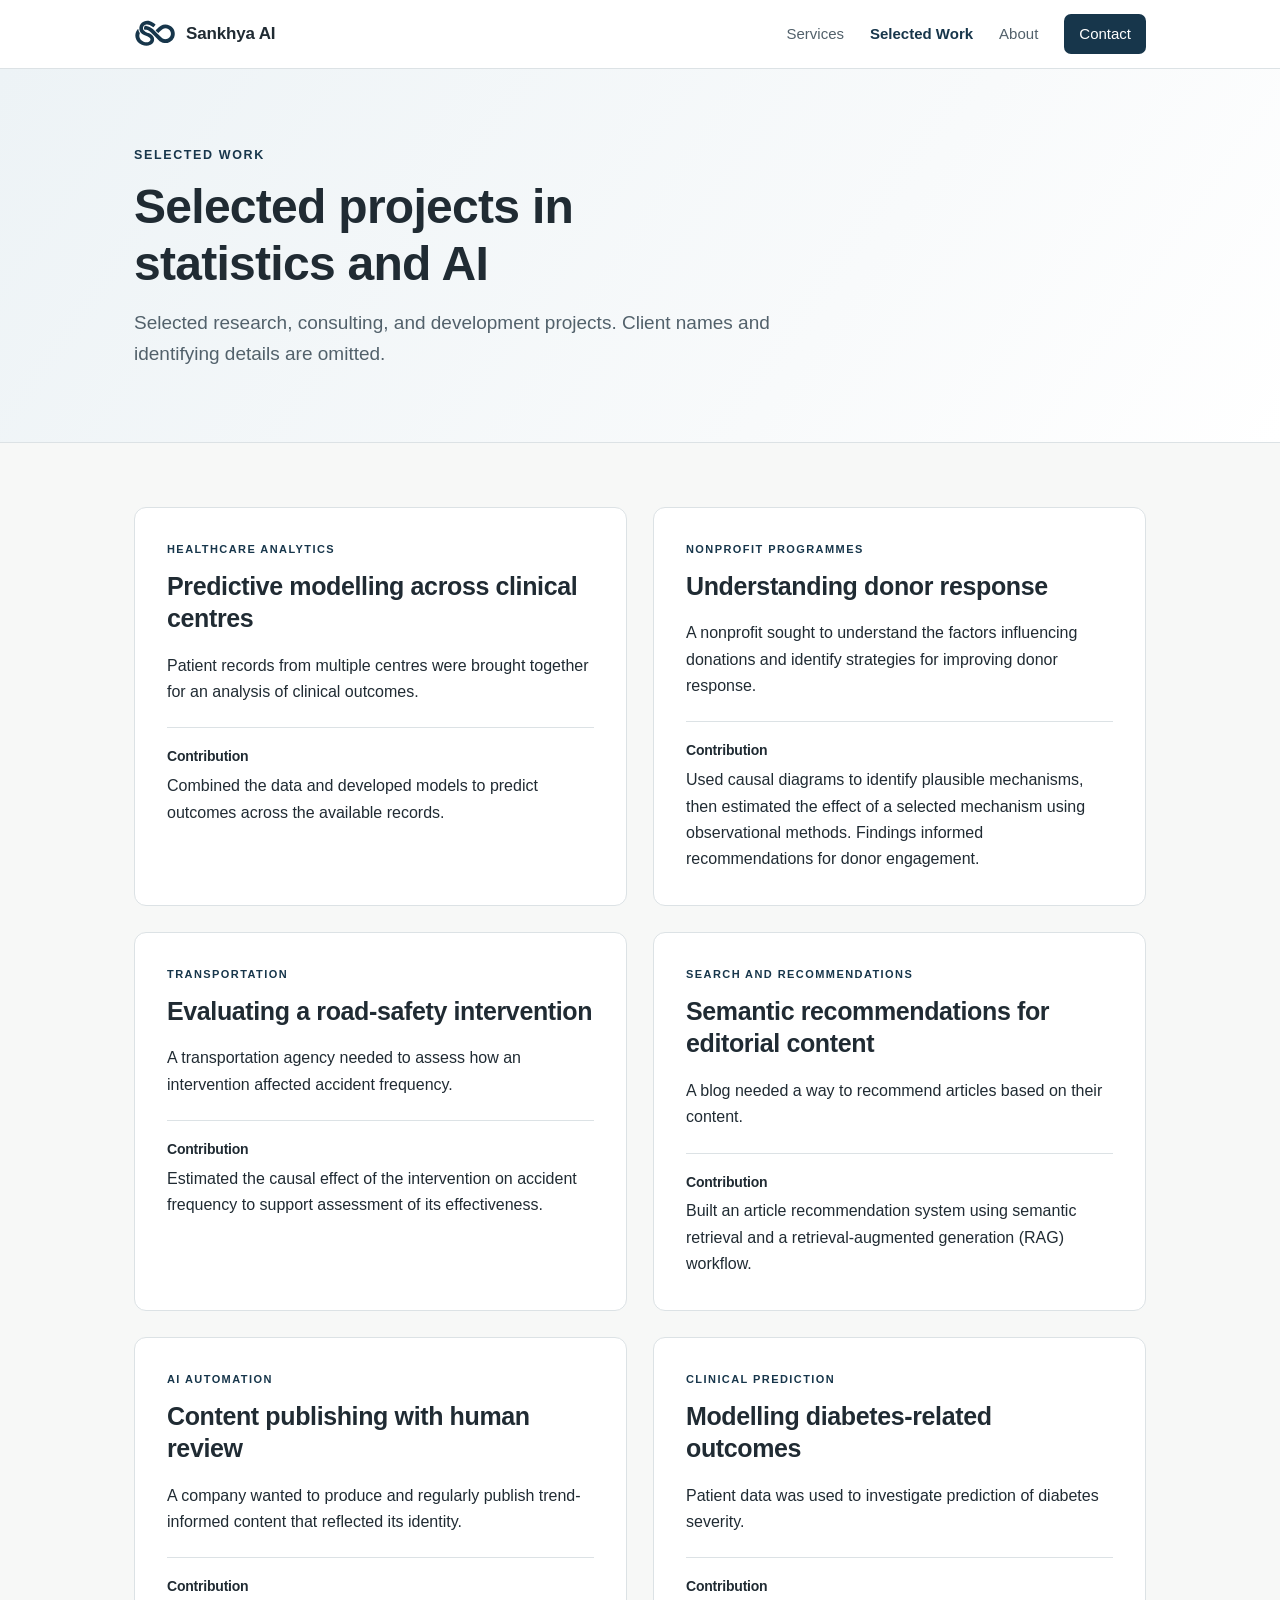
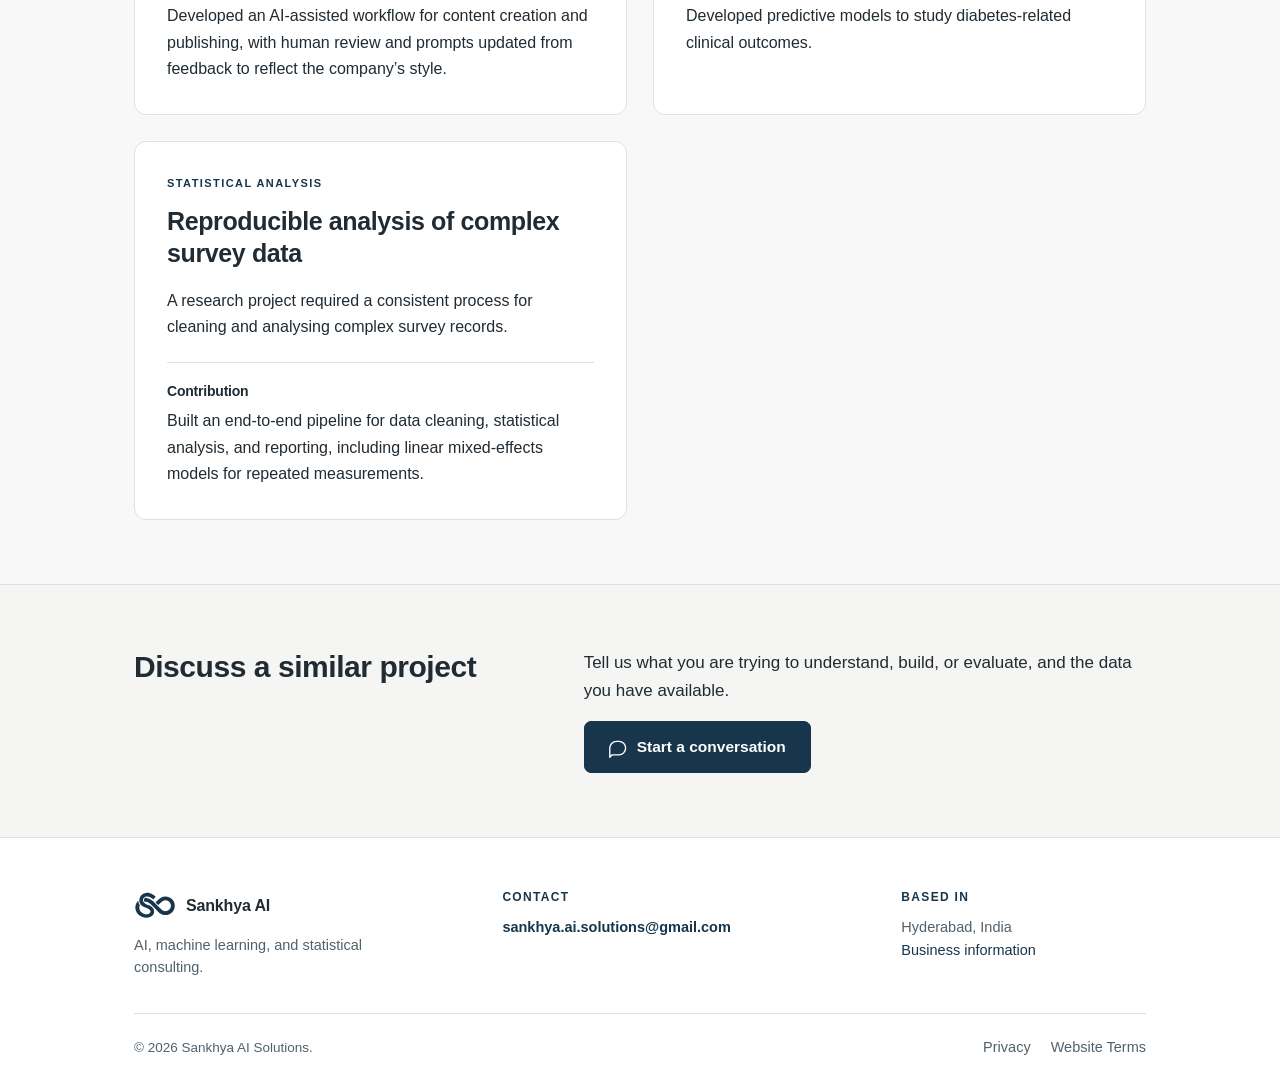
<file: work.html>
<!doctype html>
<html lang="en">
<head><meta charset="utf-8"><meta name="viewport" content="width=device-width, initial-scale=1">
<title>Selected Work | Sankhya AI</title><meta name="description" content="Selected experience in healthcare analysis, clinical prediction, causal inference, language-model applications, customer analytics, and engineering.">
<link rel="icon" href="favicon.svg" type="image/svg+xml"><link rel="stylesheet" href="styles.css">
</head>
<body class="work-page"><a class="skip-link" href="#main">Skip to content</a>
<header class="site-header">
<div class="wrap">
<a class="brand" href="index.html"><img src="logo.svg" alt=""><span class="brand-name">Sankhya AI</span></a>
<button class="menu-toggle" type="button" aria-label="Open navigation" aria-expanded="false" aria-controls="main-navigation"><svg width="24" height="24" viewBox="0 0 24 24" fill="none" stroke="currentColor" stroke-width="2" stroke-linecap="round" aria-hidden="true"><path class="menu-lines" d="M4 6h16M4 12h16M4 18h16"/><path class="menu-close" d="m6 6 12 12M18 6 6 18"/></svg></button>
<nav id="main-navigation" aria-label="Main navigation">
<ul>
<li><a href="services.html">Services</a>
</li>
<li><a href="work.html" class="active" aria-current="page">Selected Work</a>
</li>
<li><a href="about.html">About</a>
</li>
<li><a href="contact.html" class="nav-contact">Contact</a>
</li>
</ul>
</nav>
</div>
</header>
<main id="main">
<section class="hero">
<div class="wrap">
<p class="eyebrow">Selected work</p>
<h1>Selected projects in statistics and AI</h1>
<p class="lead">Selected research, consulting, and development projects. Client names and identifying details are omitted.</p>
</div>
</section>
<section class="work-projects"><div class="wrap"><div class="work-project-grid">
<article class="work-project-card"><p class="eyebrow">Healthcare analytics</p><h2>Predictive modelling across clinical centres</h2><p>Patient records from multiple centres were brought together for an analysis of clinical outcomes.</p><div class="work-contribution"><h3>Contribution</h3><p>Combined the data and developed models to predict outcomes across the available records.</p></div></article>
<article class="work-project-card"><p class="eyebrow">Nonprofit programmes</p><h2>Understanding donor response</h2><p>A nonprofit sought to understand the factors influencing donations and identify strategies for improving donor response.</p><div class="work-contribution"><h3>Contribution</h3><p>Used causal diagrams to identify plausible mechanisms, then estimated the effect of a selected mechanism using observational methods. Findings informed recommendations for donor engagement.</p></div></article>
<article class="work-project-card"><p class="eyebrow">Transportation</p><h2>Evaluating a road-safety intervention</h2><p>A transportation agency needed to assess how an intervention affected accident frequency.</p><div class="work-contribution"><h3>Contribution</h3><p>Estimated the causal effect of the intervention on accident frequency to support assessment of its effectiveness.</p></div></article>
<article class="work-project-card"><p class="eyebrow">Search and recommendations</p><h2>Semantic recommendations for editorial content</h2><p>A blog needed a way to recommend articles based on their content.</p><div class="work-contribution"><h3>Contribution</h3><p>Built an article recommendation system using semantic retrieval and a retrieval-augmented generation (RAG) workflow.</p></div></article>
<article class="work-project-card"><p class="eyebrow">AI automation</p><h2>Content publishing with human review</h2><p>A company wanted to produce and regularly publish trend-informed content that reflected its identity.</p><div class="work-contribution"><h3>Contribution</h3><p>Developed an AI-assisted workflow for content creation and publishing, with human review and prompts updated from feedback to reflect the company’s style.</p></div></article>
<article class="work-project-card"><p class="eyebrow">Clinical prediction</p><h2>Modelling diabetes-related outcomes</h2><p>Patient data was used to investigate prediction of diabetes severity.</p><div class="work-contribution"><h3>Contribution</h3><p>Developed predictive models to study diabetes-related clinical outcomes.</p></div></article>
<article class="work-project-card"><p class="eyebrow">Statistical analysis</p><h2>Reproducible analysis of complex survey data</h2><p>A research project required a consistent process for cleaning and analysing complex survey records.</p><div class="work-contribution"><h3>Contribution</h3><p>Built an end-to-end pipeline for data cleaning, statistical analysis, and reporting, including linear mixed-effects models for repeated measurements.</p></div></article>
</div></div></section>
<section class="band contact-invitation"><div class="wrap split"><div><h2>Discuss a similar project</h2></div><div><p>Tell us what you are trying to understand, build, or evaluate, and the data you have available.</p><a class="btn" href="contact.html"><svg class="conversation-icon" width="19" height="19" viewBox="0 0 24 24" fill="none" stroke="currentColor" stroke-width="1.7" stroke-linecap="round" stroke-linejoin="round" aria-hidden="true"><path d="M21 11.5a8.5 8.5 0 0 1-8.5 8.5H4l-3 3v-11A8.5 8.5 0 0 1 9.5 3h3A8.5 8.5 0 0 1 21 11.5Z"/></svg>Start a conversation</a></div></div></section>
</main>
<footer>
<div class="wrap">
<div class="footer-top">
<div>
<div class="footer-brand"><img src="logo.svg" alt=""><span class="footer-brand-name">Sankhya AI</span>
</div>
<p class="footer-tagline">AI, machine learning, and statistical consulting.</p>
</div>
<div class="footer-col">
<h3>Contact</h3><a class="footer-email" href="mailto:sankhya.ai.solutions@gmail.com">sankhya.ai.solutions@gmail.com</a>
</div>
<div class="footer-col">
<h3>Based in</h3>
<p>Hyderabad, India</p><a href="contact.html#business">Business information</a>
</div>
</div>
<div class="footer-bottom">
<p class="footer-legal">&copy; 2026 Sankhya AI Solutions.</p>
<ul class="footer-nav">
<li><a href="privacy.html">Privacy</a>
</li>
<li><a href="terms.html">Website Terms</a>
</li>
</ul>
</div>
</div>
</footer>
<script src="navigation.js" defer></script>
</body>
</html>
</file>
<file: styles.css>
/* Sankhya AI Solutions
   Single stylesheet. No dependencies, no build step. */

:root {
  --navy: #17364B;
  --navy-dark: #102A3B;
  --navy-light: #F5F6F3;
  --ink: #202B33;
  --muted: #52616B;
  --line: #DCE2E5;
  --white: #ffffff;
  --max: 1060px;
  --radius: 10px;
}

* { box-sizing: border-box; }

html { scroll-behavior: smooth; scroll-padding-top: 80px; }

body {
  margin: 0;
  min-height: 100vh;
  min-height: 100dvh;
  display: flex;
  flex-direction: column;
  font-family: -apple-system, BlinkMacSystemFont, "Segoe UI", Roboto, Helvetica, Arial, sans-serif;
  font-size: 17px;
  line-height: 1.65;
  color: var(--ink);
  background: var(--white);
  -webkit-font-smoothing: antialiased;
}

img { max-width: 100%; }

/* ---------- layout ---------- */

.wrap { max-width: var(--max); margin: 0 auto; padding: 0 24px; }
.wrap-narrow { max-width: 760px; margin: 0 auto; padding: 0 24px; }

main { flex: 1; padding: 0; }

section { padding: 64px 0; }
section.band { background: var(--navy-light); }
section.rule { border-top: 1px solid var(--line); }

/* ---------- header ---------- */

.site-header {
  position: sticky;
  top: 0;
  z-index: 50;
  background: rgba(255, 255, 255, 0.94);
  backdrop-filter: saturate(180%) blur(8px);
  border-bottom: 1px solid var(--line);
}

.site-header .wrap {
  display: flex;
  align-items: center;
  justify-content: space-between;
  gap: 24px;
  min-height: 68px;
}

.brand {
  display: flex;
  align-items: center;
  gap: 10px;
  text-decoration: none;
  color: var(--ink);
}

.brand img { width: 30px; height: 30px; flex: none; }

.brand-name {
  font-weight: 700;
  font-size: 17px;
  line-height: 1.15;
  letter-spacing: -0.01em;
}

.brand-sub {
  display: block;
  font-size: 9.5px;
  font-weight: 600;
  letter-spacing: 0.15em;
  text-transform: uppercase;
  color: var(--muted);
}

nav ul {
  display: flex;
  align-items: center;
  gap: 26px;
  margin: 0;
  padding: 0;
  list-style: none;
}

nav a {
  font-size: 15px;
  color: var(--muted);
  text-decoration: none;
  white-space: nowrap;
}

nav a:hover { color: var(--navy); }
nav a.active { color: var(--navy); font-weight: 600; }

/* ---------- typography ---------- */

h1, h2, h3, h4 {
  margin: 0 0 14px;
  line-height: 1.2;
  letter-spacing: -0.015em;
  font-weight: 700;
}

h1 { font-size: 44px; }
h2 { font-size: 30px; }
h3 { font-size: 20px; }
h4 { font-size: 17px; }

p { margin: 0 0 16px; }

.eyebrow {
  margin: 0 0 12px;
  font-size: 12.5px;
  font-weight: 700;
  letter-spacing: 0.13em;
  text-transform: uppercase;
  color: var(--navy);
}

.lead { font-size: 19px; color: var(--muted); max-width: 680px; }

.muted { color: var(--muted); }

a { color: var(--navy); }

.small { font-size: 14.5px; }

/* ---------- buttons ---------- */

.btn {
  display: inline-block;
  padding: 12px 24px;
  border-radius: 7px;
  background: var(--navy);
  color: var(--white);
  font-size: 15.5px;
  font-weight: 600;
  text-decoration: none;
  border: 1px solid var(--navy);
}

.btn:hover { background: var(--navy-dark); border-color: var(--navy-dark); color: var(--white); }

.btn-outline { background: transparent; color: var(--navy); }
.btn-outline:hover { background: var(--navy); color: var(--white); }

.btn-row { display: flex; flex-wrap: wrap; gap: 12px; margin-top: 26px; }

/* ---------- hero ---------- */

.hero { padding: 76px 0 72px; }
.hero h1 { max-width: 24ch; font-size: clamp(32px, 4vw, 48px); }
.hero .lead { margin-bottom: 0; max-width: 66ch; }
.hero-usp {
  margin: 20px 0 0;
  padding-left: 18px;
  border-left: 3px solid var(--navy);
  max-width: 62ch;
  font-size: 17px;
  color: var(--ink);
}
.hero-note { margin-top: 26px; font-size: 15px; color: var(--muted); }

/* ---------- grids ---------- */

.grid-2 { display: grid; grid-template-columns: repeat(2, 1fr); gap: 28px; }
.grid-3 { display: grid; grid-template-columns: repeat(3, 1fr); gap: 24px; }
.grid-4 { display: grid; grid-template-columns: repeat(4, 1fr); gap: 20px; }

/* ---------- cards ---------- */

.card {
  padding: 26px;
  border: 1px solid var(--line);
  border-radius: var(--radius);
  background: var(--white);
}

.card h2, .card h3 { font-size: 18px; }
.card p:last-child { margin-bottom: 0; }

.card-link { text-decoration: none; color: inherit; display: block; }
.card-link:hover { border-color: var(--navy); }

.card-kicker {
  font-size: 12px;
  font-weight: 700;
  letter-spacing: 0.1em;
  text-transform: uppercase;
  color: var(--navy);
  margin-bottom: 8px;
}

.card-more {
  display: inline-block;
  margin-top: 14px;
  font-size: 14.5px;
  font-weight: 600;
  color: var(--navy);
}

.card-featured { background: var(--navy); border-color: var(--navy); color: var(--white); }
.card-featured .card-kicker { color: #B9C6EE; }
.card-featured .muted { color: #D3DCF6; }
.card-featured .card-more { color: var(--white); }

/* ---------- phases ---------- */

.phase { border-top: 3px solid var(--navy); padding-top: 20px; }
.phase-num {
  font-size: 13px;
  font-weight: 700;
  letter-spacing: 0.12em;
  text-transform: uppercase;
  color: var(--navy);
  margin-bottom: 8px;
}
.phase h3 { font-size: 19px; }
.phase .question { font-size: 16px; color: var(--muted); margin-bottom: 14px; }

.checks { margin: 0; padding: 0; list-style: none; }
.checks li {
  position: relative;
  padding-left: 26px;
  margin: 0 0 9px;
  font-size: 15.5px;
  color: var(--muted);
}
.checks li::before {
  content: "";
  position: absolute;
  left: 0;
  top: 9px;
  width: 12px;
  height: 6px;
  border-left: 2px solid var(--navy);
  border-bottom: 2px solid var(--navy);
  transform: rotate(-45deg);
}

/* ---------- detail rows ---------- */

.detail { padding: 32px 0; border-top: 1px solid var(--line); }
.detail:first-of-type { border-top: 0; }
.detail h2 { margin-bottom: 8px; }
.detail .tagline { font-size: 17px; color: var(--muted); margin-bottom: 18px; max-width: 720px; }

/* ---------- work ---------- */

.work-item { padding: 30px 0; border-top: 1px solid var(--line); }
.work-item:first-of-type { border-top: 0; }
.work-meta { font-size: 14px; color: var(--muted); margin-bottom: 16px; }
.work-item .work-block { margin-bottom: 14px; }
.work-item .work-block h3 { font-size: 17px; margin-bottom: 4px; }
.work-item .work-block p:last-child { margin-bottom: 0; }

/* ---------- articles ---------- */

.post-list { list-style: none; margin: 0; padding: 0; }
.post-list li { padding: 20px 0; border-top: 1px solid var(--line); }
.post-list li:first-child { border-top: 0; }
.post-list h2, .post-list h3 { margin-bottom: 6px; }
.post-list h2 a, .post-list h3 a { text-decoration: none; }
.post-list h2 a:hover, .post-list h3 a:hover { text-decoration: underline; }
.post-date { font-size: 14px; color: var(--muted); }

.prose h2 { margin-top: 36px; }
.prose h3 { margin-top: 28px; }
.prose ul { padding-left: 22px; }
.prose li { margin-bottom: 8px; }

/* ---------- contact ---------- */

.detail-list { margin: 0; }
.detail-list dt {
  font-size: 12.5px;
  font-weight: 700;
  letter-spacing: 0.1em;
  text-transform: uppercase;
  color: var(--navy);
  margin-bottom: 4px;
}
.detail-list dd { margin: 0 0 22px; }

a.email { font-weight: 600; }

/* ---------- callout ---------- */

.callout {
  padding: 30px 34px;
  border-radius: var(--radius);
  background: var(--navy-light);
  border: 1px solid var(--line);
}
.callout h2 { font-size: 22px; }
.callout p:last-of-type { margin-bottom: 0; }

/* ---------- footer ---------- */

footer {
  border-top: 1px solid var(--line);
  padding: 52px 0 30px;
  font-size: 14.5px;
  color: var(--muted);
  background: var(--white);
}

.footer-top {
  display: grid;
  grid-template-columns: minmax(0, 1.1fr) minmax(0, 1.2fr) minmax(0, .8fr);
  gap: 32px;
  padding-bottom: 34px;
}

.footer-brand { display: flex; align-items: center; gap: 10px; }
.footer-brand img { width: 30px; height: 30px; }
.footer-brand-name { font-weight: 700; color: var(--ink); font-size: 16px; letter-spacing: -0.01em; }

.footer-tagline { margin: 12px 0 0; max-width: 34ch; line-height: 1.55; }

.footer-col h3 {
  margin: 0 0 12px;
  font-size: 12px;
  font-weight: 700;
  letter-spacing: 0.11em;
  text-transform: uppercase;
  color: var(--navy);
}

.footer-col address { font-style: normal; line-height: 1.65; margin: 0; }
.footer-col p { margin: 6px 0 0; line-height: 1.55; }

.footer-email { font-weight: 600; word-break: break-word; }
footer a { color: var(--muted); text-decoration: none; }
footer a:hover { color: var(--navy); text-decoration: underline; }
.footer-col a { color: var(--navy); }

.footer-bottom {
  border-top: 1px solid var(--line);
  padding-top: 22px;
  display: flex;
  justify-content: space-between;
  align-items: center;
  gap: 18px 26px;
  flex-wrap: wrap;
}

.footer-nav { display: flex; gap: 20px; margin: 0; padding: 0; list-style: none; flex-wrap: wrap; }
.footer-legal { margin: 0; font-size: 13.5px; }

/* ---------- responsive ---------- */

@media (max-width: 980px) {
  .grid-4 { grid-template-columns: repeat(2, 1fr); }
  .grid-3 { grid-template-columns: repeat(2, 1fr); }
  .footer-top { grid-template-columns: 1fr 1fr; gap: 32px; }
  .footer-top > :first-child { grid-column: 1 / -1; }
  .footer-tagline { max-width: none; }
}

@media (max-width: 760px) {
  body { font-size: 16.5px; }

  .site-header .wrap {
    flex-direction: column;
    align-items: flex-start;
    gap: 12px;
    padding-top: 14px;
    padding-bottom: 14px;
  }

  nav { width: 100%; }
  nav ul { gap: 8px 18px; flex-wrap: wrap; }
  nav a { font-size: 14.5px; }

  h1 { font-size: 32px; }
  h2 { font-size: 24px; }
  h3 { font-size: 18px; }
  .lead { font-size: 17px; }

  .hero { padding: 48px 0 44px; }
  section { padding: 48px 0; }
  main { padding-bottom: 0; }

  .grid-2, .grid-3, .grid-4 { grid-template-columns: 1fr; gap: 18px; }

  .card { padding: 22px; }
  .callout { padding: 24px 22px; }

  footer { padding: 40px 0 26px; }
  .footer-top { grid-template-columns: 1fr; gap: 28px; padding-bottom: 26px; }
  .footer-bottom { flex-direction: column; align-items: flex-start; gap: 14px; }
}
/* Priority pass: restrained service rows, robust wrapping, and keyboard access. */
.site-header, footer { flex-shrink: 0; }
.wrap, .wrap-narrow { width: 100%; }
.split { display: grid; grid-template-columns: minmax(0, 1fr) minmax(0, 1.4fr); gap: 48px; }
.split > *, .footer-top > * { min-width: 0; }
.service-grid { display: grid; grid-template-columns: repeat(2, minmax(0, 1fr)); gap: 0 40px; margin-top: 26px; }
.service-summary { display: block; padding: 26px 0; border-top: 1px solid var(--line); color: inherit; text-decoration: none; }
.service-summary:last-child { grid-column: 1 / -1; max-width: 720px; }
.service-summary p { color: var(--muted); margin-bottom: 0; }
.service-summary:hover h3 { color: var(--navy); text-decoration: underline; }
.text-link { font-weight: 600; text-underline-offset: 4px; }
.work-item { display: grid; grid-template-columns: minmax(0, 1fr) minmax(0, 1.4fr); gap: 48px; }
.work-item h2 { font-size: 24px; }
.work-meta { margin-bottom: 0; font-size: 13px; }
.detail h3 { font-size: 16px; margin-top: 22px; }
.plain-list { padding-left: 20px; margin: 0 0 20px; }
.plain-list li { margin-bottom: 6px; }
a.email, .footer-email { overflow-wrap: anywhere; }
:focus-visible { outline: 3px solid var(--navy); outline-offset: 4px; }
.skip-link { position: absolute; top: -100px; left: 20px; z-index: 100; background: white; padding: 12px 20px; }
.skip-link:focus { top: 12px; }
.draft-notice { margin: 24px auto 0; padding-top: 16px; padding-bottom: 16px; background: var(--navy-light); }
[id] { scroll-margin-top: 100px; }
@media (max-width: 760px) {
  .split, .work-item, .service-grid { grid-template-columns: minmax(0, 1fr); gap: 18px; }
  .service-grid { gap: 0; }
  .site-header { position: relative; }
  .hero h1 { font-size: clamp(30px, 7vw, 40px); }
  [id] { scroll-margin-top: 20px; }
}
@media (prefers-reduced-motion: reduce) { html { scroll-behavior: auto; } }

/* Homepage refinement: service cards and the supplied infinity identity. */
.brand img, .footer-brand img { width: 42px; height: 32px; object-fit: contain; }
.home-service-grid {
  display: grid;
  grid-template-columns: repeat(3, minmax(0, 1fr));
  gap: 22px;
  margin-top: 30px;
}
.home-service-card {
  display: flex;
  flex-direction: column;
  align-items: flex-start;
  min-width: 0;
  padding: 28px;
  background: var(--white);
  border: 1px solid var(--line);
  border-radius: 12px;
  color: var(--ink);
  text-decoration: none;
  transition: border-color 150ms ease, box-shadow 150ms ease;
}
.service-icon {
  display: inline-flex;
  align-items: center;
  justify-content: center;
  width: 48px;
  height: 48px;
  margin-bottom: 22px;
  border-radius: 12px;
  background: #EDF2F4;
  flex-shrink: 0;
}
.service-icon img { display: block; width: 26px; height: 26px; }
.home-service-card h3 { font-size: 21px; line-height: 1.3; }
.home-service-card p { font-size: 16px; color: var(--muted); margin-bottom: 22px; }
.home-service-card .card-more { margin-top: auto; padding-top: 8px; font-size: 14px; }
.home-service-card:hover { border-color: #8CABB8; box-shadow: 0 4px 16px rgba(23, 54, 75, .06); }
.home-service-card:hover .card-more { text-decoration: underline; text-underline-offset: 4px; }
@media (max-width: 980px) {
  .home-service-grid { grid-template-columns: repeat(2, minmax(0, 1fr)); gap: 20px; }
}
@media (max-width: 600px) {
  .home-service-grid { grid-template-columns: minmax(0, 1fr); gap: 16px; }
  .home-service-card { padding: 24px; }
  .service-icon { margin-bottom: 18px; }
}
@media (prefers-reduced-motion: reduce) {
  .home-service-card { transition: none; }
}

/* Services page: detailed scope and prospective examples. */
.services-hero { padding-bottom: 52px; }
.services-content { padding: 48px 0 64px; background: #F7F8F7; border-top: 1px solid var(--line); }
.service-detail-grid { display: grid; grid-template-columns: repeat(2, minmax(0, 1fr)); gap: 26px; }
.service-detail-card { min-width: 0; display: flex; flex-direction: column; background: white; padding: 32px; border: 1px solid var(--line); border-radius: 14px; }
.service-detail-heading { display: flex; align-items: flex-start; gap: 18px; margin-bottom: 20px; }
.service-detail-heading .service-icon { margin: 0; }
.service-detail-heading h2 { font-size: 24px; line-height: 1.3; margin: 6px 0 0; }
.service-description { color: var(--muted); font-size: 17px; margin-bottom: 24px; }
.service-scope { list-style: none; padding: 0; margin: 0 0 28px; }
.service-scope li { font-size: 15.5px; color: var(--muted); border-top: 1px solid var(--line); padding: 14px 0; }
.service-scope li:last-child { padding-bottom: 0; }
.service-scope strong { color: var(--ink); font-weight: 600; }
.service-example { margin-top: auto; background: #EDF2F4; padding: 18px 20px; border-radius: 8px; }
.example-label { color: var(--navy); font-size: 11px; font-weight: 700; text-transform: uppercase; letter-spacing: .1em; margin-bottom: 8px; }
.service-example p:last-child { font-size: 15px; line-height: 1.55; margin-bottom: 0; }
@media (max-width: 850px) {
  .service-detail-grid { grid-template-columns: minmax(0, 1fr); gap: 20px; }
}
@media (max-width: 600px) {
  .services-hero { padding-bottom: 40px; }
  .services-content { padding: 32px 0 40px; }
  .service-detail-card { padding: 24px; }
  .service-detail-heading { gap: 14px; }
  .service-detail-heading h2 { font-size: 21px; margin-top: 2px; }
  .service-description { font-size: 16px; }
  .service-example { padding: 16px; }
}

/* Services: three broad areas, with a quieter list hierarchy. */
.service-group-grid { grid-template-columns: repeat(3, minmax(0, 1fr)); gap: 24px; }
.service-group-card { padding: 28px; }
.service-group-card .service-detail-heading { flex-direction: column; gap: 16px; }
.service-group-card h2 { font-size: 23px; margin: 0; }
.service-group-card .service-description { font-size: 16px; margin-bottom: 20px; }
.service-group-list { padding-left: 19px; margin: 0; color: var(--muted); }
.service-group-list li { padding-left: 4px; margin-bottom: 16px; font-size: 15.5px; line-height: 1.65; }
.service-group-list li:last-child { margin-bottom: 0; }
.service-group-list li::marker { color: #17364B; }
@media (max-width: 1050px) { .service-group-grid { grid-template-columns: 1fr; } .service-group-card .service-detail-heading { flex-direction: row; align-items: center; } }
@media (max-width: 600px) { .service-group-card { padding: 24px; } .service-group-card h2 { font-size: 21px; } }

.leadership-intro { display: flex; gap: 28px; align-items: center; }
.leadership-portrait { width: 160px; height: 180px; flex: 0 0 160px; overflow: hidden; border-radius: 12px; }
.leadership-portrait img { width: 100%; height: auto; max-width: none; display: block; transform: scale(1.75); transform-origin: 50% 20%; }
.conversation-icon { display: inline-block; vertical-align: middle; margin-right: 9px; flex-shrink: 0; }
.service-group-list { list-style: none; padding-left: 0; }
.service-group-list li { position: relative; padding-left: 22px; }
.service-group-list li::before { content: '✓'; position: absolute; left: 0; color: #17364B; font-size: 14px; }
@media(max-width:600px) { .leadership-intro { align-items: flex-start; flex-direction: column; gap: 22px; } }

.work-projects { background: #F7F8F7; border-top: 1px solid #DCE2E5; }
.work-project-grid { display: grid; grid-template-columns: repeat(2,minmax(0,1fr)); gap: 26px; }
.work-project-card { padding: 32px; background: white; border: 1px solid #DCE2E5; border-radius: 12px; }
.work-project-card h2 { font-size: 25px; line-height: 1.3; margin-bottom: 18px; }
.work-project-card p { font-size: 16px; }
.work-project-card .eyebrow { font-size: 11px; }
.work-contribution { border-top: 1px solid #DCE2E5; margin-top: 22px; padding-top: 20px; }
.work-contribution h3 { font-size: 14px; margin-bottom: 8px; }
.work-contribution p { margin-bottom: 0; }
@media(max-width:800px) { .work-project-grid { grid-template-columns: 1fr; } }
@media(max-width:600px) { .work-project-card { padding: 24px; } .work-project-card h2 { font-size: 23px; } }

/* Layout refinement inspired by Freeborn: restrained hero and distinct inquiry area. */
.hero { background: linear-gradient(125deg, #EDF3F6 0%, #F8FAFB 65%, #FFFFFF 100%); }
.home-page .hero .eyebrow { display: inline-block; padding: 7px 12px; background: #E1EBF0; border-radius: 20px; }
nav a.nav-contact { display: inline-block; padding: 8px 15px; border-radius: 7px; background: var(--navy); color: white; }
nav a.nav-contact:hover, nav a.nav-contact.active { color: white; background: var(--navy-dark); }
.contact-invitation { background: #EAF1F4; border-top: 1px solid #D7E2E8; }
.contact-invitation h2 { max-width: 24ch; }
@media(max-width:600px) { nav a.nav-contact { padding: 6px 10px; } }

.services-intro { max-width: 76ch; margin-bottom: 32px; font-size: 18px; line-height: 1.7; color: var(--muted); }

/* Accessible mobile navigation; links remain available without JavaScript. */
.menu-toggle { display: none; }
.menu-close { display: none; }
@media(max-width:760px) {
  .has-menu .site-header .wrap { flex-direction: row; align-items: center; flex-wrap: wrap; justify-content: space-between; }
  .has-menu .menu-toggle { display: inline-flex; align-items: center; justify-content: center; width: 44px; height: 44px; padding: 8px; border: 1px solid #DCE2E5; border-radius: 8px; background: white; color: var(--navy); cursor: pointer; }
  .has-menu #main-navigation { display: none; flex-basis: 100%; }
  .has-menu #main-navigation.is-open { display: block; }
  .has-menu #main-navigation ul { flex-direction: column; align-items: stretch; gap: 4px; padding-top: 10px; border-top: 1px solid #DCE2E5; }
  .has-menu #main-navigation a { display: block; padding: 11px 12px; }
  .menu-toggle[aria-expanded="true"] .menu-lines { display: none; }
  .menu-toggle[aria-expanded="true"] .menu-close { display: block; }
}
</file>
